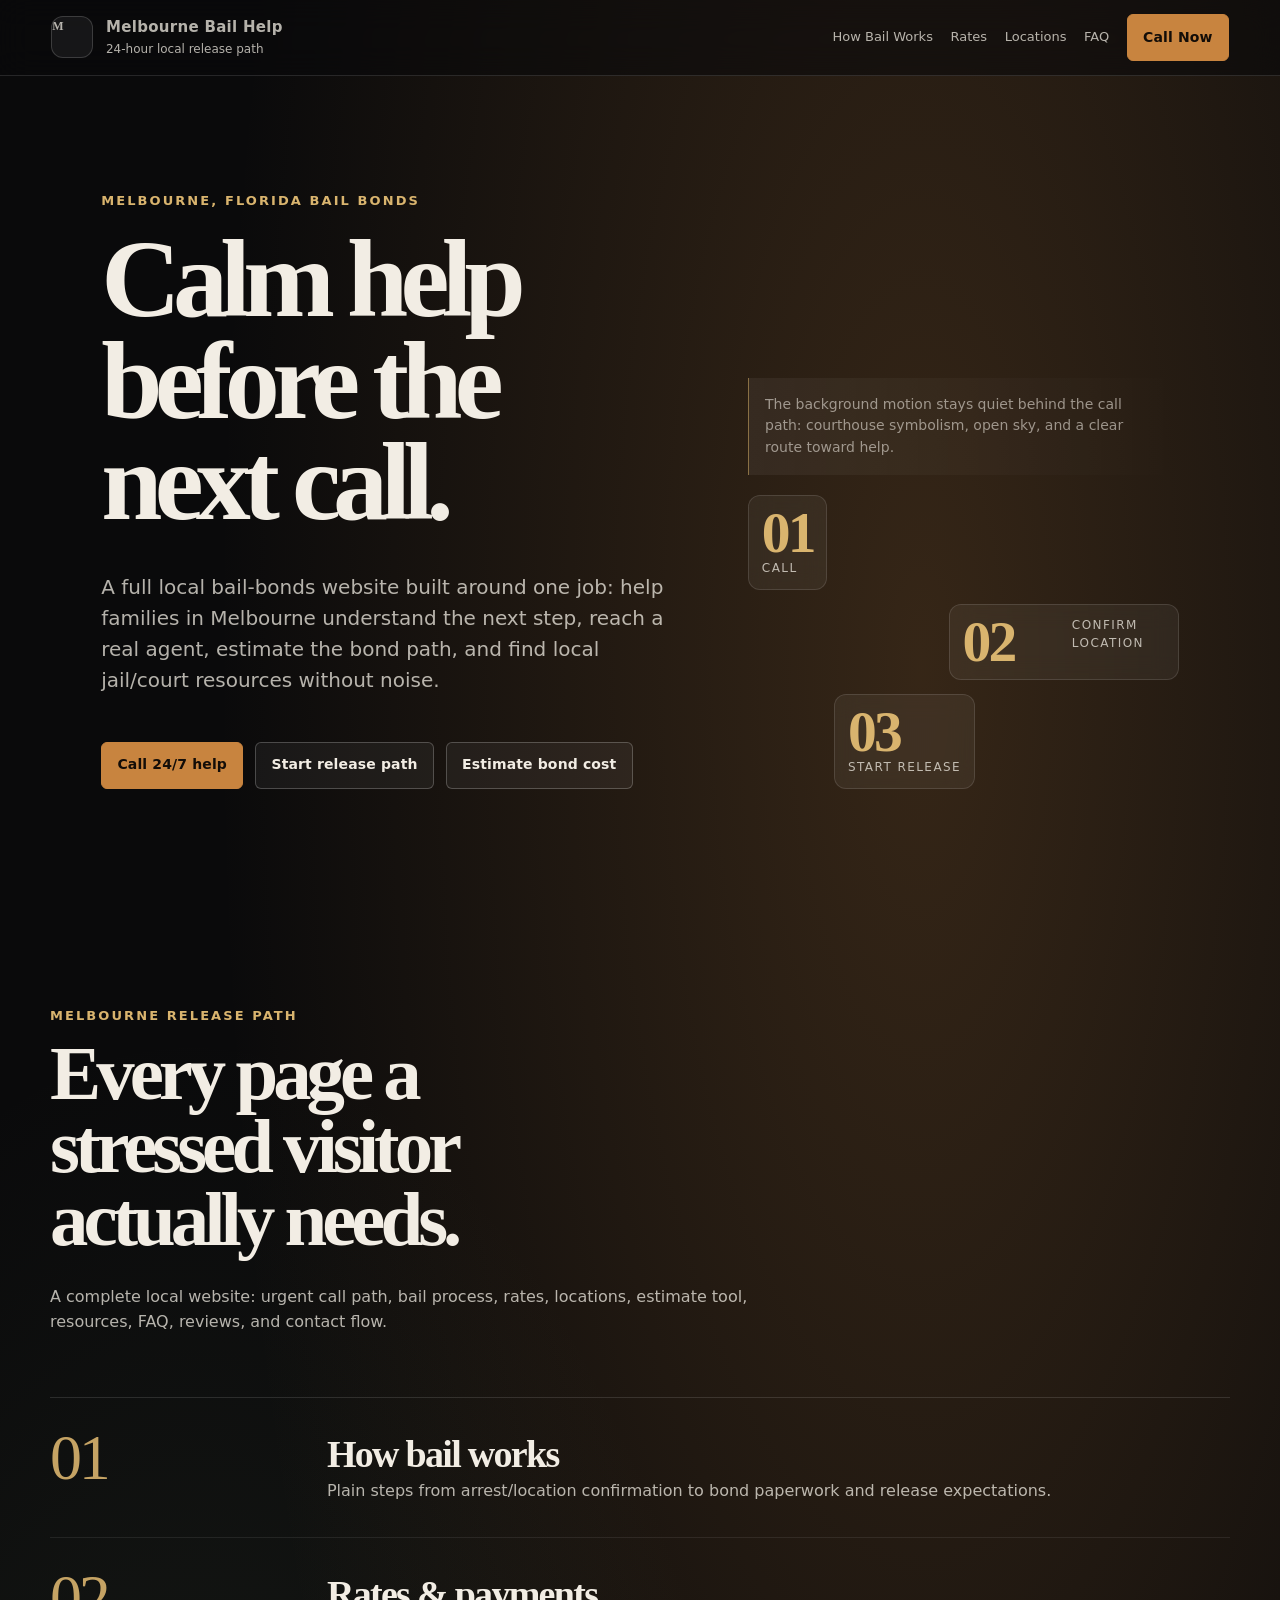
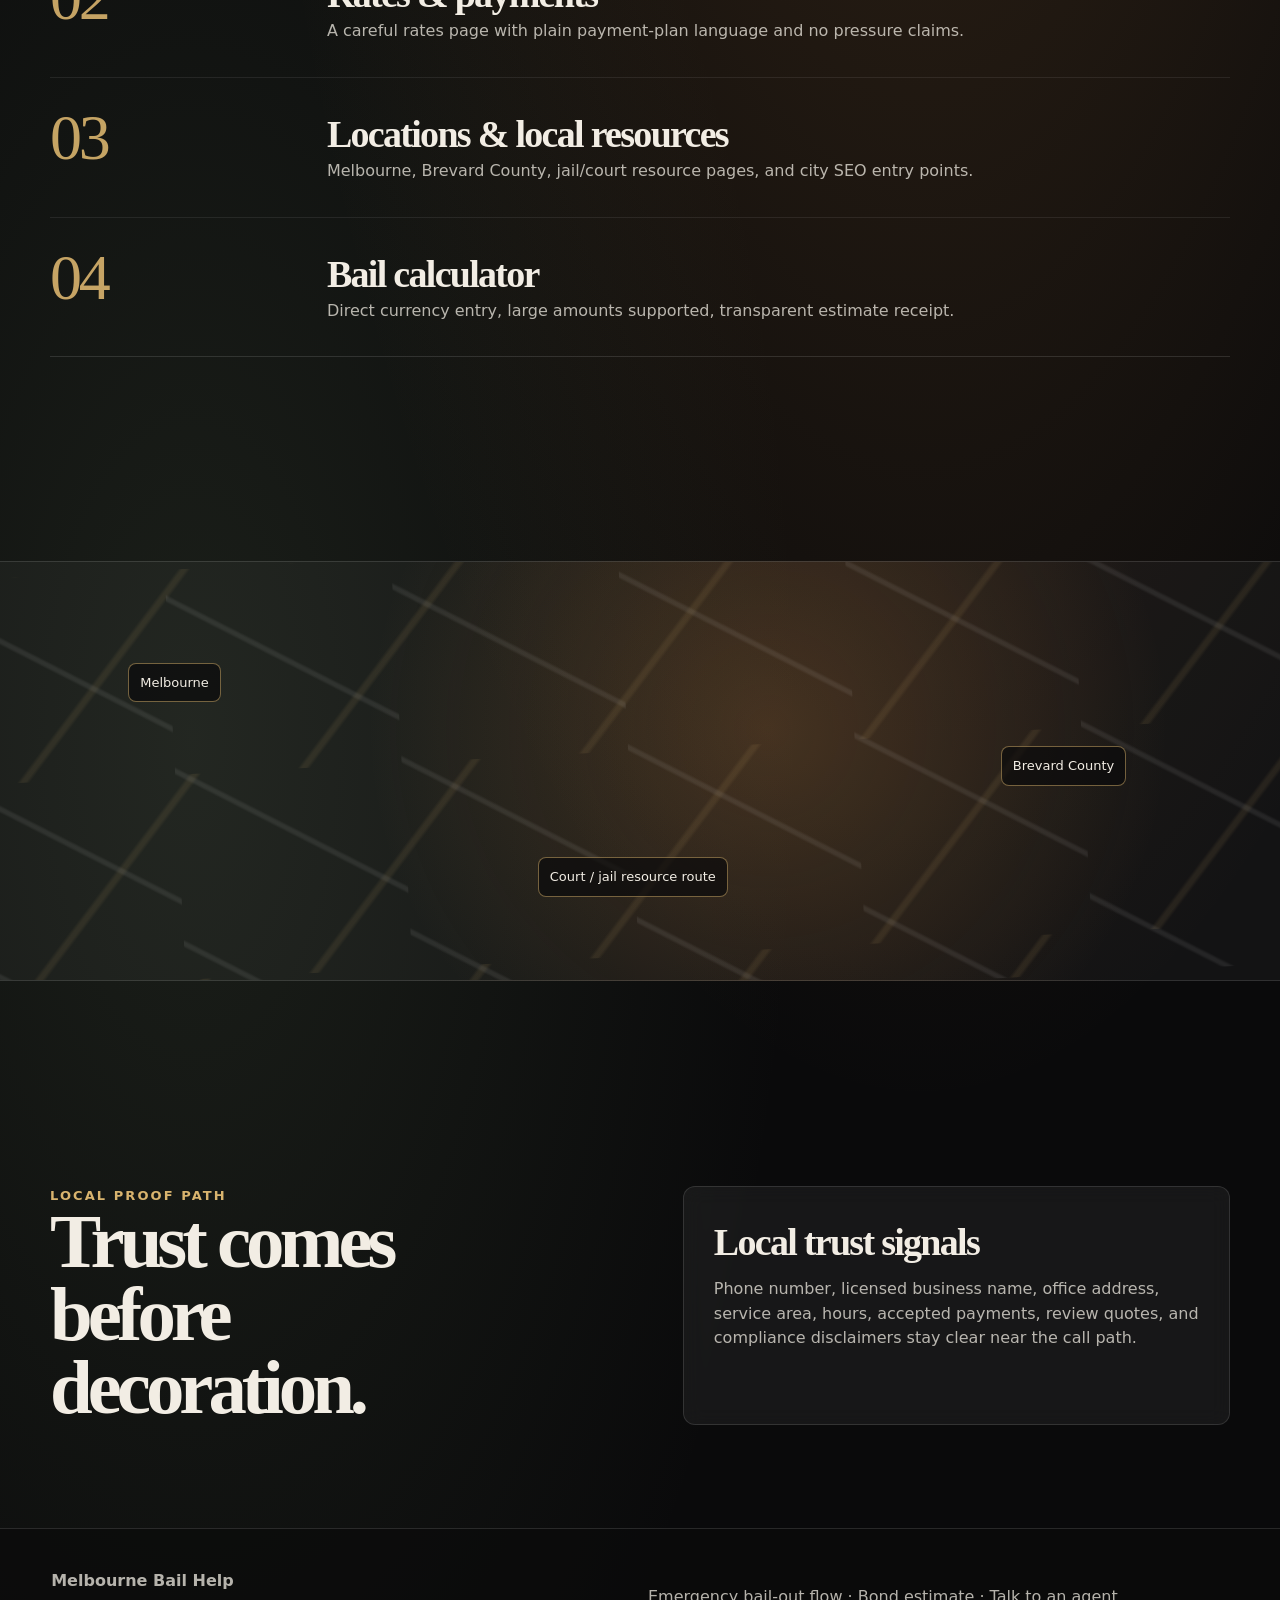
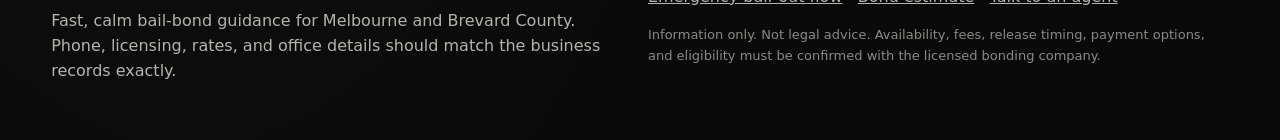
<file: index.html>
<!doctype html><html lang="en"><head><meta charset="utf-8"><meta name="viewport" content="width=device-width,initial-scale=1"><title>Melbourne Bail Bonds Help</title><meta name="description" content="Full Melbourne bail-bonds website with local pages, estimate flow, emergency release path, and ambient cinematic background."><meta name="robots" content="noindex,nofollow"><link rel="stylesheet" href="assets/site.css"></head><body><div class="page-bg" aria-hidden="true"><video autoplay muted loop playsinline preload="metadata" src="assets/gemini-share-video.mp4"></video></div><div class="noise" aria-hidden="true"></div><header class="site-header"><a class="brand" href="index.html"><span class="mark">M</span><span><strong>Melbourne Bail Help</strong><span>24-hour local release path</span></span></a><nav class="nav"><a class="menu-link" href="how-bail-works.html">How Bail Works</a><a class="menu-link" href="rates-payments.html">Rates</a><a class="menu-link" href="locations.html">Locations</a><a class="menu-link" href="faq.html">FAQ</a><a class="btn primary" href="tel:+13215550119">Call Now</a></nav></header><main><section class="hero wrap"><div class="ghost-word">RELEASE</div><div class="hero-grid"><div class="hero-copy"><div class="kicker">Melbourne, Florida bail bonds</div><h1>Calm help before the next call.</h1><p class="lead">A full local bail-bonds website built around one job: help families in Melbourne understand the next step, reach a real agent, estimate the bond path, and find local jail/court resources without noise.</p><div class="action-row"><a class="btn primary" href="tel:+13215550119">Call 24/7 help</a><a class="btn secondary" href="emergency-bail.html">Start release path</a><a class="btn secondary" href="bail-calculator.html">Estimate bond cost</a></div></div><div><div class="ambient-note">The background motion stays quiet behind the call path: courthouse symbolism, open sky, and a clear route toward help.</div><div class="scattered"><div class="stat one"><b>01</b><span>Call</span></div><div class="stat two"><b>02</b><span>Confirm location</span></div><div class="stat three"><b>03</b><span>Start release</span></div></div></div></div></section><section class="section wrap"><div class="section-head"><div class="eyebrow">Melbourne release path</div><h2>Every page a stressed visitor actually needs.</h2><p class="copy">A complete local website: urgent call path, bail process, rates, locations, estimate tool, resources, FAQ, reviews, and contact flow.</p></div><div class="rail"><a href="how-bail-works.html"><span class="num">01</span><div><h3>How bail works</h3><p>Plain steps from arrest/location confirmation to bond paperwork and release expectations.</p></div></a><a href="rates-payments.html"><span class="num">02</span><div><h3>Rates & payments</h3><p>A careful rates page with plain payment-plan language and no pressure claims.</p></div></a><a href="locations.html"><span class="num">03</span><div><h3>Locations & local resources</h3><p>Melbourne, Brevard County, jail/court resource pages, and city SEO entry points.</p></div></a><a href="bail-calculator.html"><span class="num">04</span><div><h3>Bail calculator</h3><p>Direct currency entry, large amounts supported, transparent estimate receipt.</p></div></a></div></section><section class="section"><div class="map-scene"><div class="map-lines"></div><span class="map-label a">Melbourne</span><span class="map-label b">Brevard County</span><span class="map-label c">Court / jail resource route</span></div></section><section class="section wrap"><div class="scene"><div><div class="eyebrow">Local proof path</div><h2>Trust comes before decoration.</h2></div><div class="panel"><h3>Local trust signals</h3><p class="copy">Phone number, licensed business name, office address, service area, hours, accepted payments, review quotes, and compliance disclaimers stay clear near the call path.</p></div></div></section></main><nav class="sticky-call"><a class="btn primary" href="tel:+13215550119">Call Melbourne Bail Help</a></nav><footer class="footer"><div class="footer-grid"><div><strong>Melbourne Bail Help</strong><p>Fast, calm bail-bond guidance for Melbourne and Brevard County. Phone, licensing, rates, and office details should match the business records exactly.</p></div><div><p><a href="emergency-bail.html">Emergency bail-out flow</a> · <a href="bail-calculator.html">Bond estimate</a> · <a href="contact.html">Talk to an agent</a></p><p class="small">Information only. Not legal advice. Availability, fees, release timing, payment options, and eligibility must be confirmed with the licensed bonding company.</p></div></div></footer><script src="assets/site.js"></script></body></html>
</file>
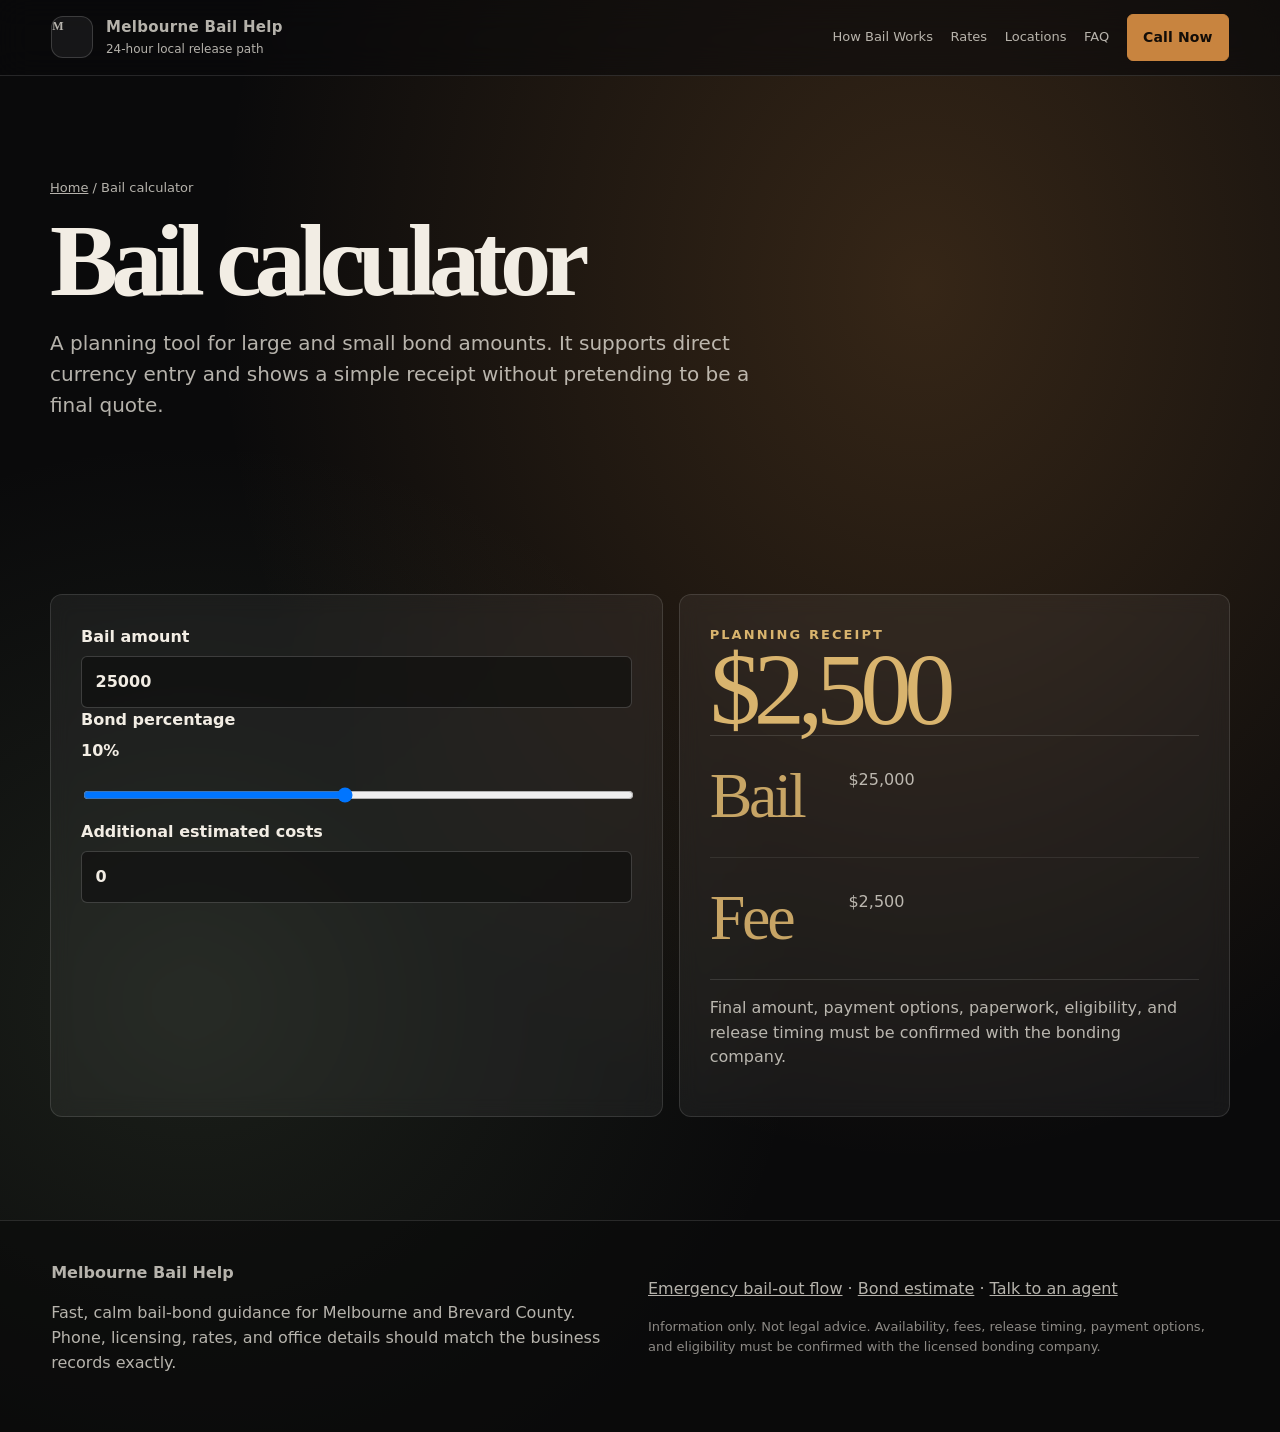
<file: bail-calculator.html>
<!doctype html><html lang="en"><head><meta charset="utf-8"><meta name="viewport" content="width=device-width,initial-scale=1"><title>Bail Calculator | Melbourne Bail Help</title><meta name="description" content="Direct-entry Melbourne bail bond calculator with large amount support."><meta name="robots" content="noindex,nofollow"><link rel="stylesheet" href="assets/site.css"></head><body><div class="page-bg" aria-hidden="true"><video autoplay muted loop playsinline preload="metadata" src="assets/gemini-share-video.mp4"></video></div><div class="noise" aria-hidden="true"></div><header class="site-header"><a class="brand" href="index.html"><span class="mark">M</span><span><strong>Melbourne Bail Help</strong><span>24-hour local release path</span></span></a><nav class="nav"><a class="menu-link" href="how-bail-works.html">How Bail Works</a><a class="menu-link" href="rates-payments.html">Rates</a><a class="menu-link" href="locations.html">Locations</a><a class="menu-link" href="faq.html">FAQ</a><a class="btn primary" href="tel:+13215550119">Call Now</a></nav></header><main><section class="page-title wrap"><div class="breadcrumbs"><a href="index.html">Home</a> / Bail calculator</div><h1>Bail calculator</h1><p class="lead">A planning tool for large and small bond amounts. It supports direct currency entry and shows a simple receipt without pretending to be a final quote.</p></section><section class="section wrap"><div class="calculator"><form class="panel" data-request-form><label class="field">Bail amount<input id="bailAmount" type="number" min="0" step="100" value="25000"></label><label class="field">Bond percentage <span id="percentLabel">10%</span><input id="bondPercent" type="range" min="1" max="20" value="10"></label><label class="field">Additional estimated costs<input id="fees" type="number" min="0" step="25" value="0"></label></form><aside class="panel"><div class="eyebrow">Planning receipt</div><div class="estimate" data-total-output>$2,500</div><div class="rail"><div class="rail-item"><span class="num">Bail</span><p data-bail-output>$25,000</p></div><div class="rail-item"><span class="num">Fee</span><p data-premium-output>$2,500</p></div></div><p class="copy">Final amount, payment options, paperwork, eligibility, and release timing must be confirmed with the bonding company.</p></aside></div></section></main><nav class="sticky-call"><a class="btn primary" href="tel:+13215550119">Call Melbourne Bail Help</a></nav><footer class="footer"><div class="footer-grid"><div><strong>Melbourne Bail Help</strong><p>Fast, calm bail-bond guidance for Melbourne and Brevard County. Phone, licensing, rates, and office details should match the business records exactly.</p></div><div><p><a href="emergency-bail.html">Emergency bail-out flow</a> · <a href="bail-calculator.html">Bond estimate</a> · <a href="contact.html">Talk to an agent</a></p><p class="small">Information only. Not legal advice. Availability, fees, release timing, payment options, and eligibility must be confirmed with the licensed bonding company.</p></div></div></footer><script src="assets/site.js"></script></body></html>
</file>
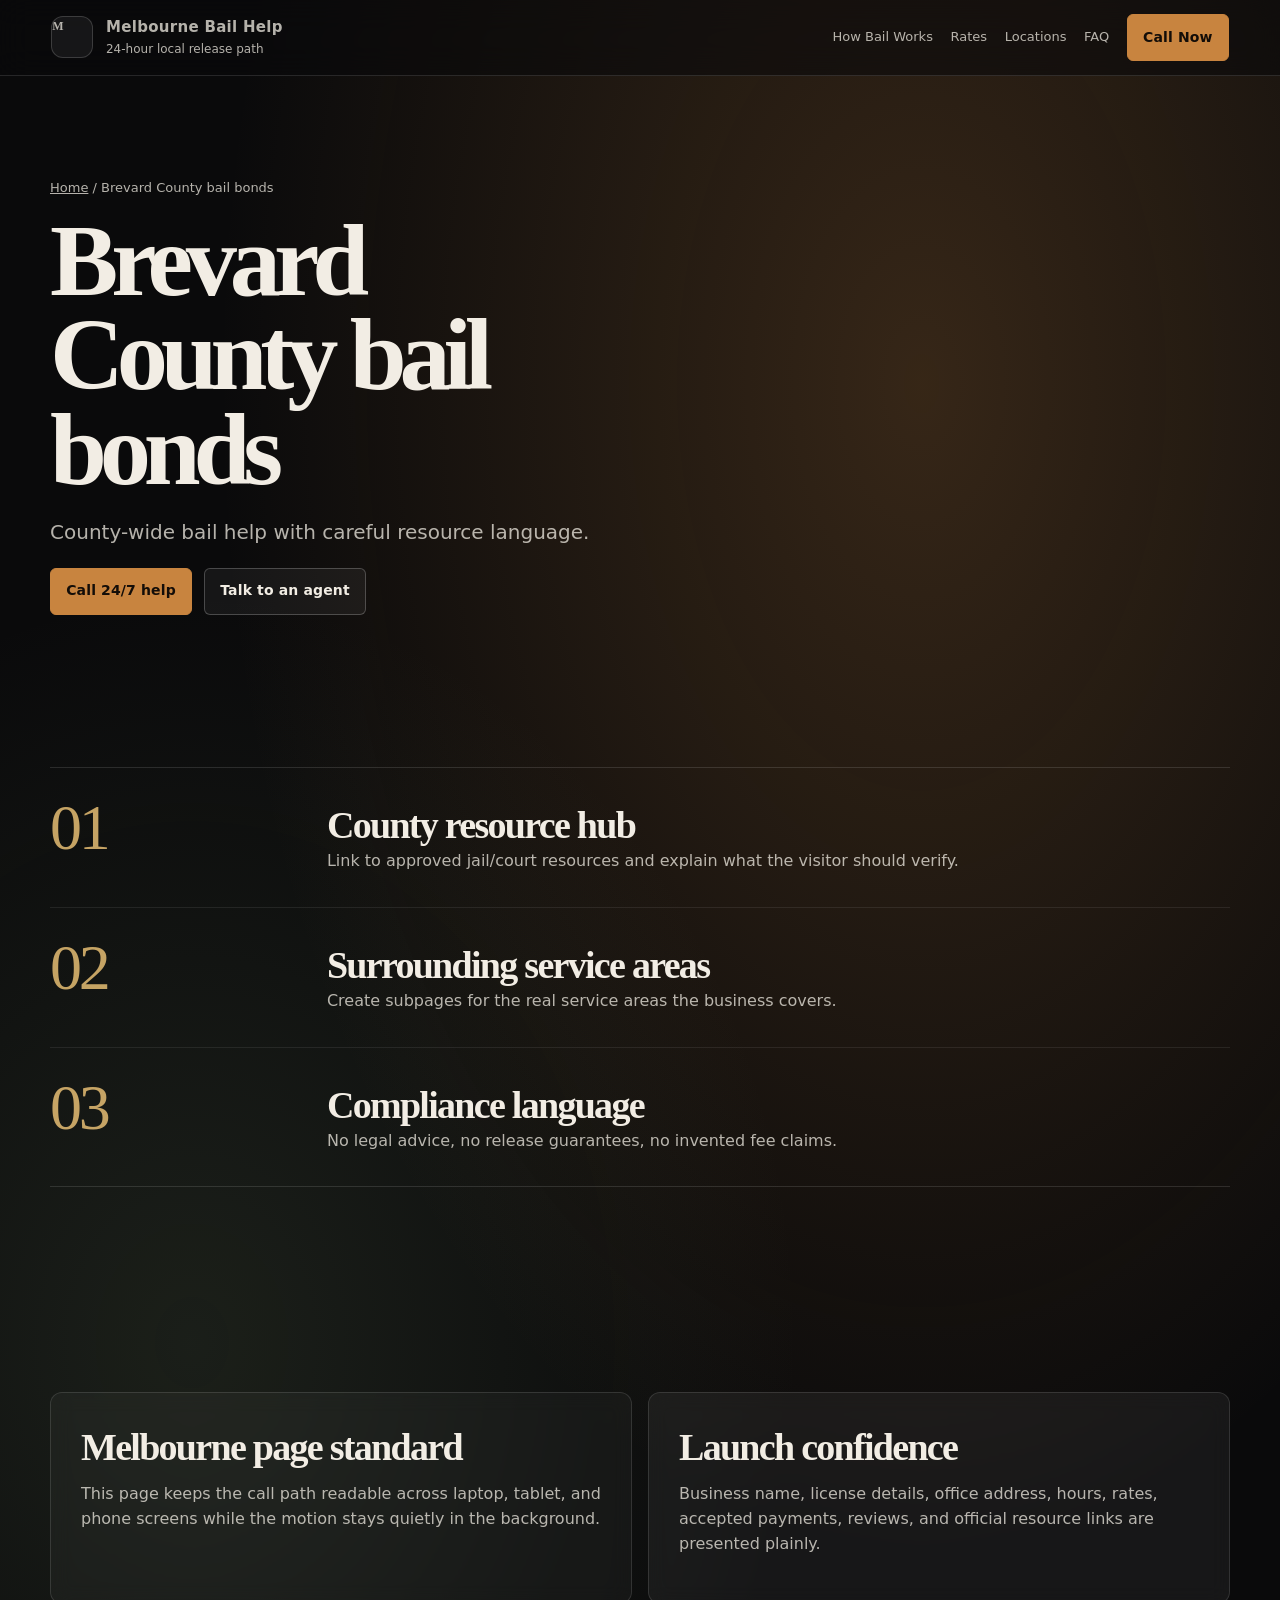
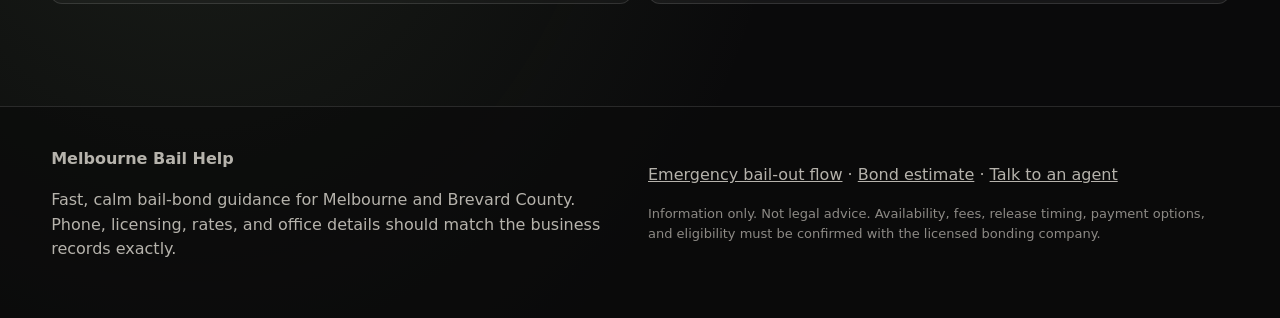
<file: brevard-county-bail-bonds.html>
<!doctype html><html lang="en"><head><meta charset="utf-8"><meta name="viewport" content="width=device-width,initial-scale=1"><title>Brevard County Bail Bonds | Melbourne Bail Help</title><meta name="description" content="County SEO page for Brevard County bail bonds."><meta name="robots" content="noindex,nofollow"><link rel="stylesheet" href="assets/site.css"></head><body><div class="page-bg" aria-hidden="true"><video autoplay muted loop playsinline preload="metadata" src="assets/gemini-share-video.mp4"></video></div><div class="noise" aria-hidden="true"></div><header class="site-header"><a class="brand" href="index.html"><span class="mark">M</span><span><strong>Melbourne Bail Help</strong><span>24-hour local release path</span></span></a><nav class="nav"><a class="menu-link" href="how-bail-works.html">How Bail Works</a><a class="menu-link" href="rates-payments.html">Rates</a><a class="menu-link" href="locations.html">Locations</a><a class="menu-link" href="faq.html">FAQ</a><a class="btn primary" href="tel:+13215550119">Call Now</a></nav></header><main><section class="page-title wrap"><div class="breadcrumbs"><a href="index.html">Home</a> / Brevard County bail bonds</div><h1>Brevard County bail bonds</h1><p class="lead">County-wide bail help with careful resource language.</p><div class="action-row"><a class="btn primary" href="tel:+13215550119">Call 24/7 help</a><a class="btn secondary" href="contact.html">Talk to an agent</a></div></section><section class="section wrap"><div class="rail"><div class="rail-item"><span class="num">01</span><div><h3>County resource hub</h3><p>Link to approved jail/court resources and explain what the visitor should verify.</p></div></div><div class="rail-item"><span class="num">02</span><div><h3>Surrounding service areas</h3><p>Create subpages for the real service areas the business covers.</p></div></div><div class="rail-item"><span class="num">03</span><div><h3>Compliance language</h3><p>No legal advice, no release guarantees, no invented fee claims.</p></div></div></div></section><section class="section wrap"><div class="two"><div class="panel soft"><h3>Melbourne page standard</h3><p class="copy">This page keeps the call path readable across laptop, tablet, and phone screens while the motion stays quietly in the background.</p></div><div class="panel"><h3>Launch confidence</h3><p class="copy">Business name, license details, office address, hours, rates, accepted payments, reviews, and official resource links are presented plainly.</p></div></div></section></main><nav class="sticky-call"><a class="btn primary" href="tel:+13215550119">Call Melbourne Bail Help</a></nav><footer class="footer"><div class="footer-grid"><div><strong>Melbourne Bail Help</strong><p>Fast, calm bail-bond guidance for Melbourne and Brevard County. Phone, licensing, rates, and office details should match the business records exactly.</p></div><div><p><a href="emergency-bail.html">Emergency bail-out flow</a> · <a href="bail-calculator.html">Bond estimate</a> · <a href="contact.html">Talk to an agent</a></p><p class="small">Information only. Not legal advice. Availability, fees, release timing, payment options, and eligibility must be confirmed with the licensed bonding company.</p></div></div></footer><script src="assets/site.js"></script></body></html>
</file>
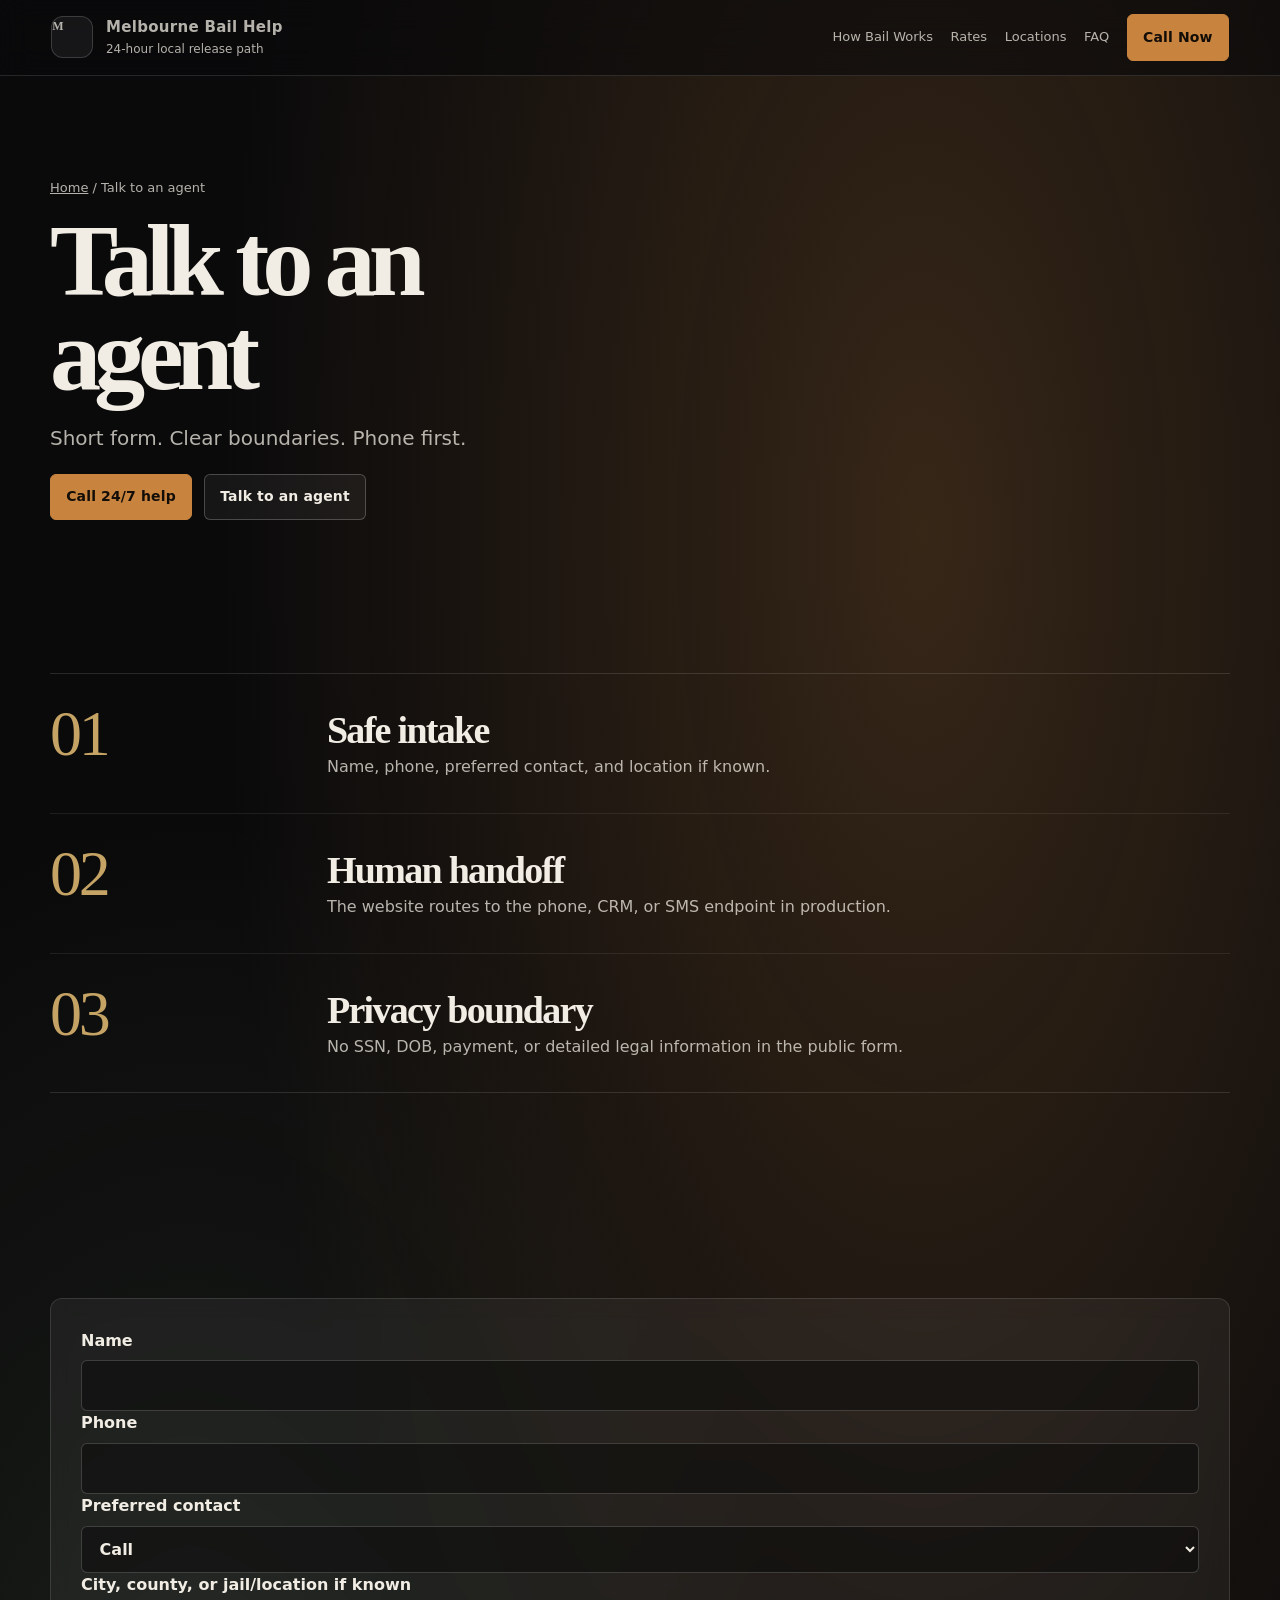
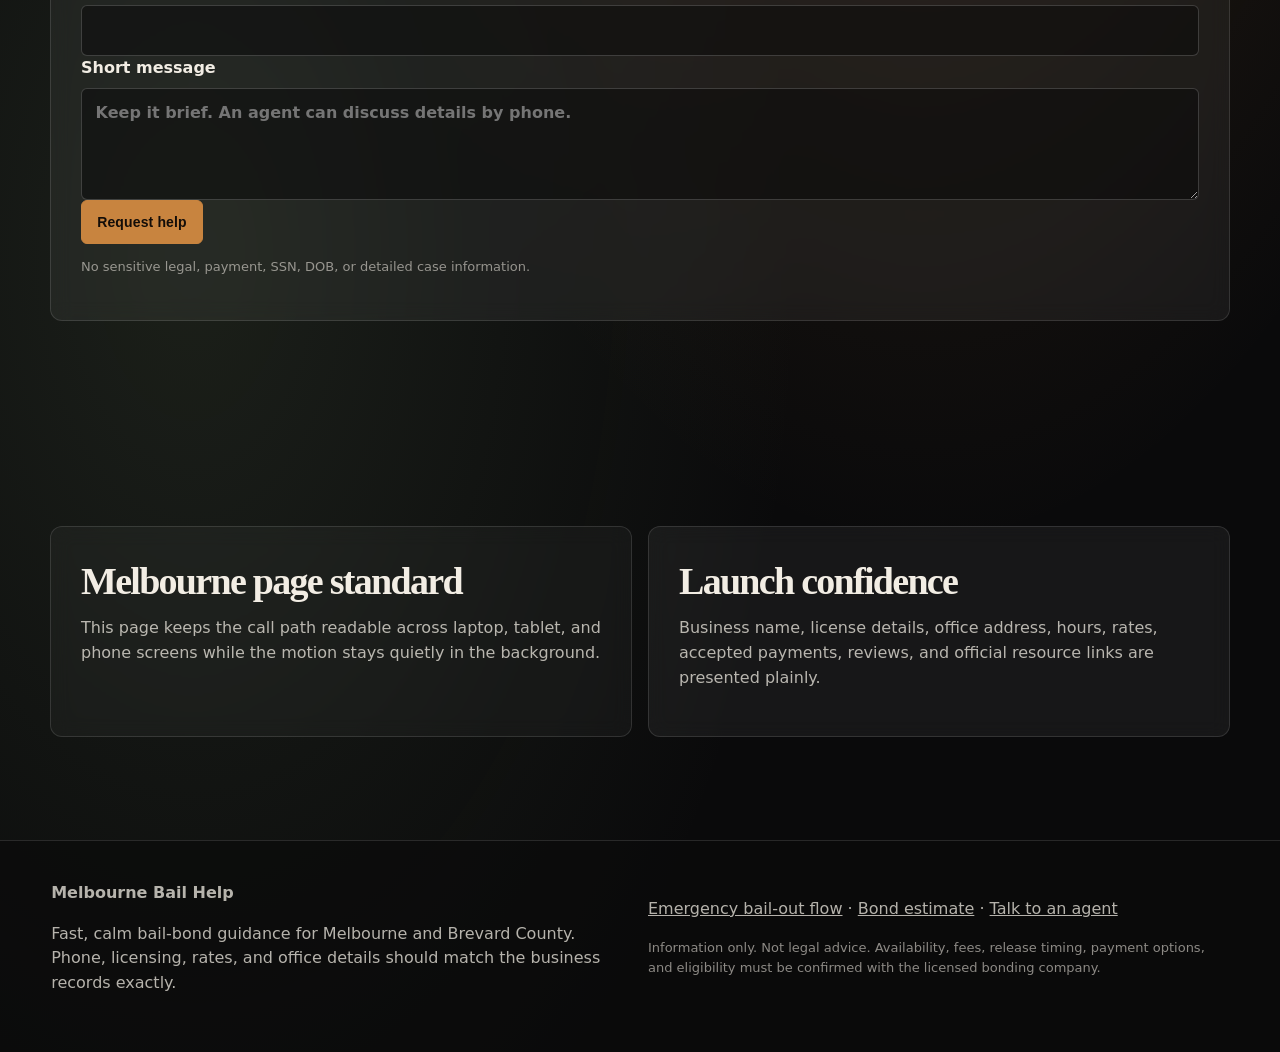
<file: contact.html>
<!doctype html><html lang="en"><head><meta charset="utf-8"><meta name="viewport" content="width=device-width,initial-scale=1"><title>Talk to an Agent | Melbourne Bail Help</title><meta name="description" content="Contact and request-help page for Melbourne bail-bond website."><meta name="robots" content="noindex,nofollow"><link rel="stylesheet" href="assets/site.css"></head><body><div class="page-bg" aria-hidden="true"><video autoplay muted loop playsinline preload="metadata" src="assets/gemini-share-video.mp4"></video></div><div class="noise" aria-hidden="true"></div><header class="site-header"><a class="brand" href="index.html"><span class="mark">M</span><span><strong>Melbourne Bail Help</strong><span>24-hour local release path</span></span></a><nav class="nav"><a class="menu-link" href="how-bail-works.html">How Bail Works</a><a class="menu-link" href="rates-payments.html">Rates</a><a class="menu-link" href="locations.html">Locations</a><a class="menu-link" href="faq.html">FAQ</a><a class="btn primary" href="tel:+13215550119">Call Now</a></nav></header><main><section class="page-title wrap"><div class="breadcrumbs"><a href="index.html">Home</a> / Talk to an agent</div><h1>Talk to an agent</h1><p class="lead">Short form. Clear boundaries. Phone first.</p><div class="action-row"><a class="btn primary" href="tel:+13215550119">Call 24/7 help</a><a class="btn secondary" href="contact.html">Talk to an agent</a></div></section><section class="section wrap"><div class="rail"><div class="rail-item"><span class="num">01</span><div><h3>Safe intake</h3><p>Name, phone, preferred contact, and location if known.</p></div></div><div class="rail-item"><span class="num">02</span><div><h3>Human handoff</h3><p>The website routes to the phone, CRM, or SMS endpoint in production.</p></div></div><div class="rail-item"><span class="num">03</span><div><h3>Privacy boundary</h3><p>No SSN, DOB, payment, or detailed legal information in the public form.</p></div></div></div></section><section class="section wrap"><form class="panel" data-request-form><label class="field">Name<input required autocomplete="name"></label><label class="field">Phone<input required inputmode="tel" autocomplete="tel"></label><label class="field">Preferred contact<select><option>Call</option><option>Text</option><option>Either</option></select></label><label class="field">City, county, or jail/location if known<input></label><label class="field">Short message<textarea placeholder="Keep it brief. An agent can discuss details by phone."></textarea></label><button class="btn primary" type="submit">Request help</button><p class="small" data-form-message>No sensitive legal, payment, SSN, DOB, or detailed case information.</p></form></section><section class="section wrap"><div class="two"><div class="panel soft"><h3>Melbourne page standard</h3><p class="copy">This page keeps the call path readable across laptop, tablet, and phone screens while the motion stays quietly in the background.</p></div><div class="panel"><h3>Launch confidence</h3><p class="copy">Business name, license details, office address, hours, rates, accepted payments, reviews, and official resource links are presented plainly.</p></div></div></section></main><nav class="sticky-call"><a class="btn primary" href="tel:+13215550119">Call Melbourne Bail Help</a></nav><footer class="footer"><div class="footer-grid"><div><strong>Melbourne Bail Help</strong><p>Fast, calm bail-bond guidance for Melbourne and Brevard County. Phone, licensing, rates, and office details should match the business records exactly.</p></div><div><p><a href="emergency-bail.html">Emergency bail-out flow</a> · <a href="bail-calculator.html">Bond estimate</a> · <a href="contact.html">Talk to an agent</a></p><p class="small">Information only. Not legal advice. Availability, fees, release timing, payment options, and eligibility must be confirmed with the licensed bonding company.</p></div></div></footer><script src="assets/site.js"></script></body></html>
</file>
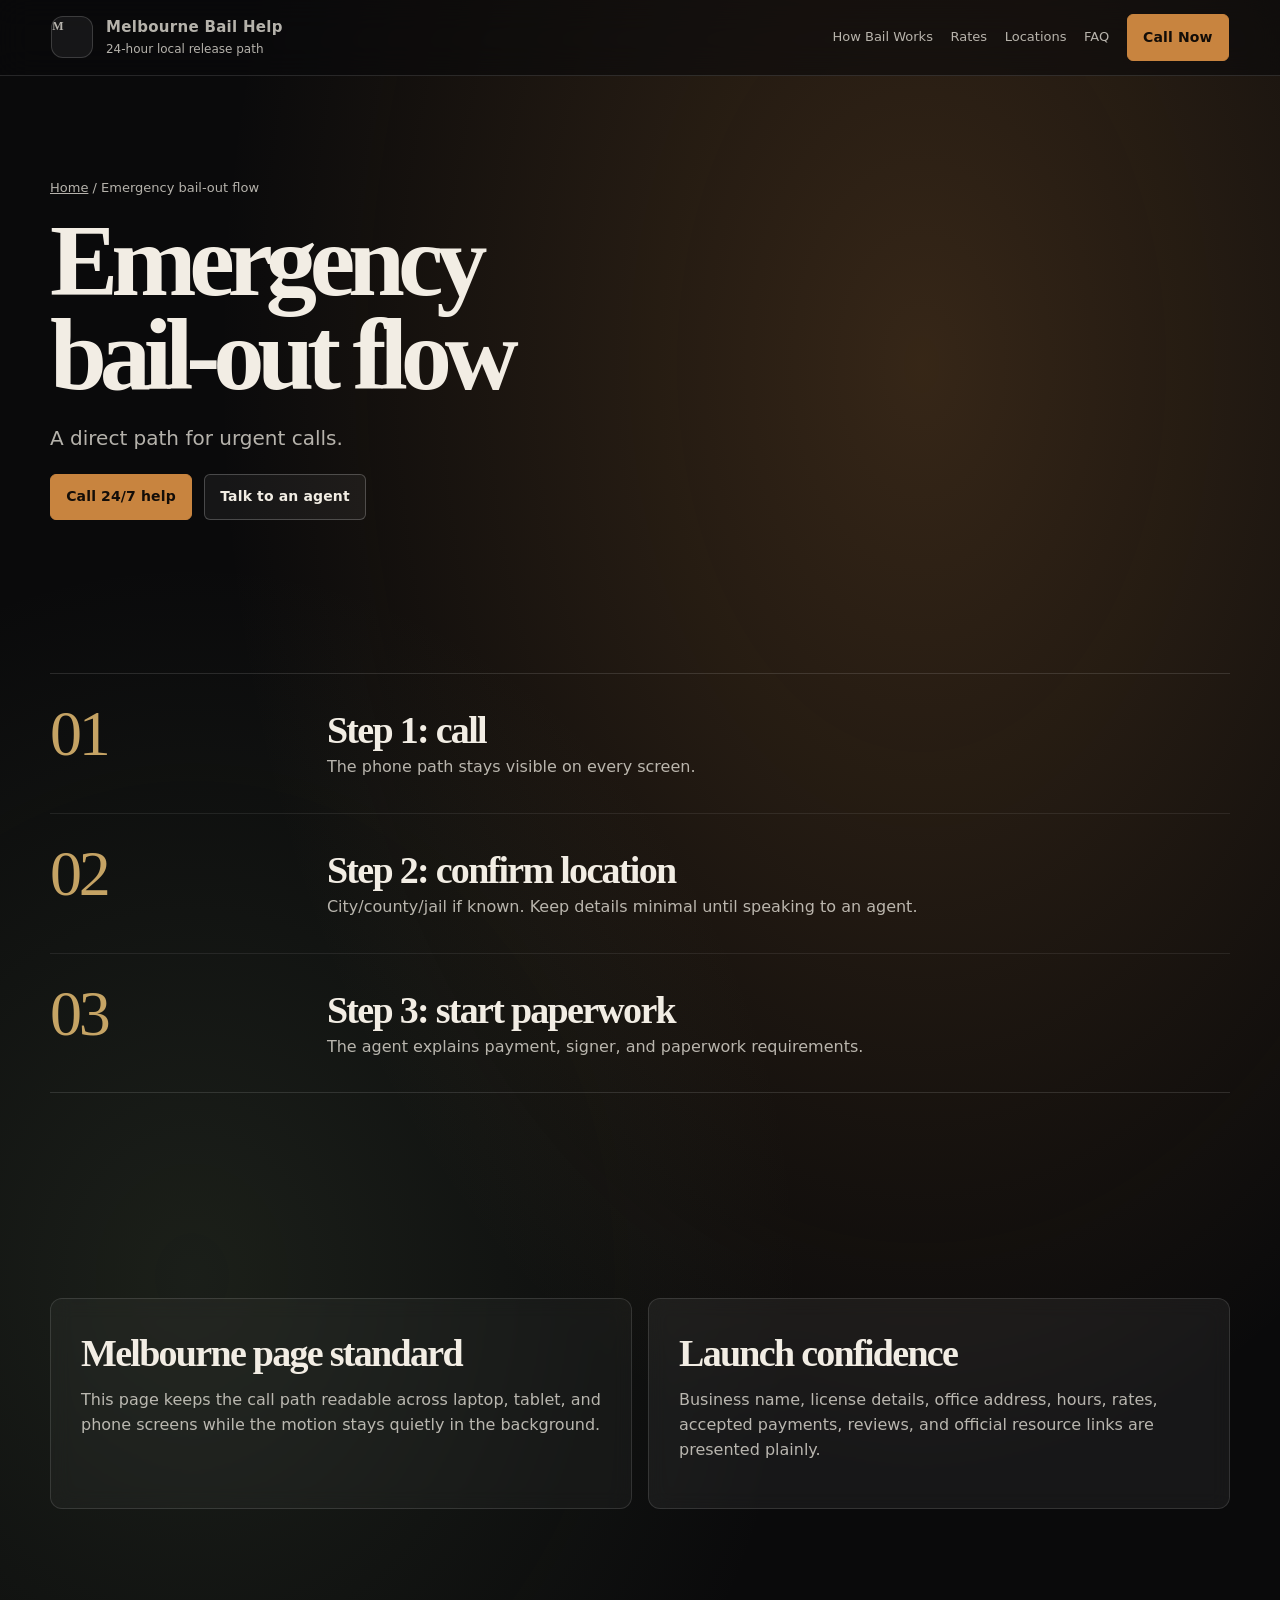
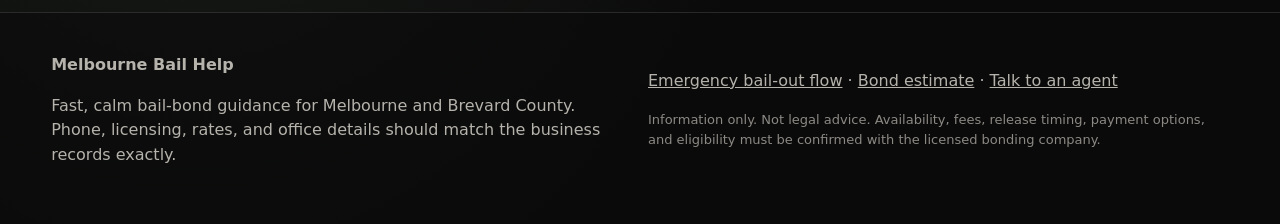
<file: emergency-bail.html>
<!doctype html><html lang="en"><head><meta charset="utf-8"><meta name="viewport" content="width=device-width,initial-scale=1"><title>Emergency Bail Help | Melbourne Bail Help</title><meta name="description" content="Emergency bail-out flow for Melbourne bail-bond website."><meta name="robots" content="noindex,nofollow"><link rel="stylesheet" href="assets/site.css"></head><body><div class="page-bg" aria-hidden="true"><video autoplay muted loop playsinline preload="metadata" src="assets/gemini-share-video.mp4"></video></div><div class="noise" aria-hidden="true"></div><header class="site-header"><a class="brand" href="index.html"><span class="mark">M</span><span><strong>Melbourne Bail Help</strong><span>24-hour local release path</span></span></a><nav class="nav"><a class="menu-link" href="how-bail-works.html">How Bail Works</a><a class="menu-link" href="rates-payments.html">Rates</a><a class="menu-link" href="locations.html">Locations</a><a class="menu-link" href="faq.html">FAQ</a><a class="btn primary" href="tel:+13215550119">Call Now</a></nav></header><main><section class="page-title wrap"><div class="breadcrumbs"><a href="index.html">Home</a> / Emergency bail-out flow</div><h1>Emergency bail-out flow</h1><p class="lead">A direct path for urgent calls.</p><div class="action-row"><a class="btn primary" href="tel:+13215550119">Call 24/7 help</a><a class="btn secondary" href="contact.html">Talk to an agent</a></div></section><section class="section wrap"><div class="rail"><div class="rail-item"><span class="num">01</span><div><h3>Step 1: call</h3><p>The phone path stays visible on every screen.</p></div></div><div class="rail-item"><span class="num">02</span><div><h3>Step 2: confirm location</h3><p>City/county/jail if known. Keep details minimal until speaking to an agent.</p></div></div><div class="rail-item"><span class="num">03</span><div><h3>Step 3: start paperwork</h3><p>The agent explains payment, signer, and paperwork requirements.</p></div></div></div></section><section class="section wrap"><div class="two"><div class="panel soft"><h3>Melbourne page standard</h3><p class="copy">This page keeps the call path readable across laptop, tablet, and phone screens while the motion stays quietly in the background.</p></div><div class="panel"><h3>Launch confidence</h3><p class="copy">Business name, license details, office address, hours, rates, accepted payments, reviews, and official resource links are presented plainly.</p></div></div></section></main><nav class="sticky-call"><a class="btn primary" href="tel:+13215550119">Call Melbourne Bail Help</a></nav><footer class="footer"><div class="footer-grid"><div><strong>Melbourne Bail Help</strong><p>Fast, calm bail-bond guidance for Melbourne and Brevard County. Phone, licensing, rates, and office details should match the business records exactly.</p></div><div><p><a href="emergency-bail.html">Emergency bail-out flow</a> · <a href="bail-calculator.html">Bond estimate</a> · <a href="contact.html">Talk to an agent</a></p><p class="small">Information only. Not legal advice. Availability, fees, release timing, payment options, and eligibility must be confirmed with the licensed bonding company.</p></div></div></footer><script src="assets/site.js"></script></body></html>
</file>
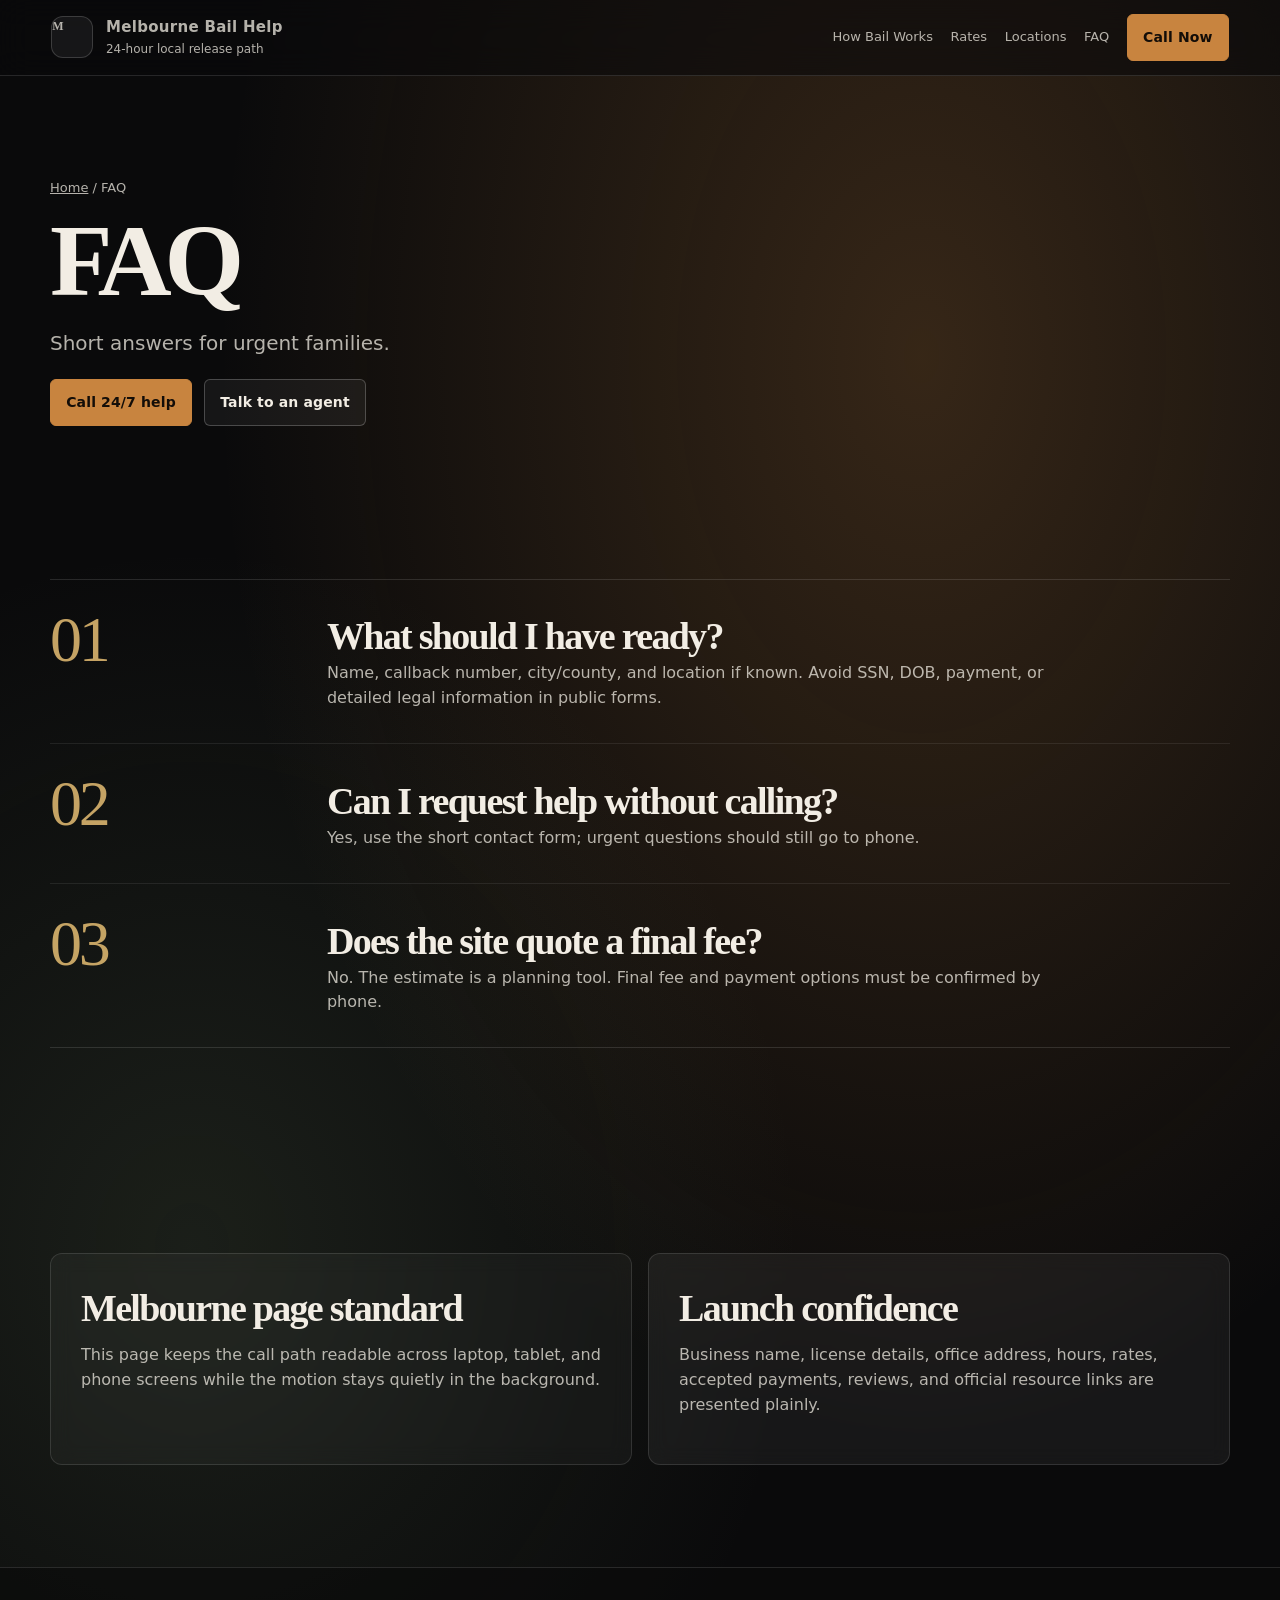
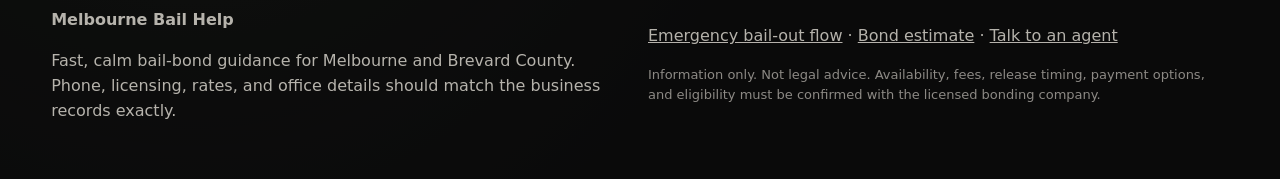
<file: faq.html>
<!doctype html><html lang="en"><head><meta charset="utf-8"><meta name="viewport" content="width=device-width,initial-scale=1"><title>Melbourne Bail Bonds FAQ | Melbourne Bail Help</title><meta name="description" content="FAQ page for Melbourne bail-bonds questions."><meta name="robots" content="noindex,nofollow"><link rel="stylesheet" href="assets/site.css"></head><body><div class="page-bg" aria-hidden="true"><video autoplay muted loop playsinline preload="metadata" src="assets/gemini-share-video.mp4"></video></div><div class="noise" aria-hidden="true"></div><header class="site-header"><a class="brand" href="index.html"><span class="mark">M</span><span><strong>Melbourne Bail Help</strong><span>24-hour local release path</span></span></a><nav class="nav"><a class="menu-link" href="how-bail-works.html">How Bail Works</a><a class="menu-link" href="rates-payments.html">Rates</a><a class="menu-link" href="locations.html">Locations</a><a class="menu-link" href="faq.html">FAQ</a><a class="btn primary" href="tel:+13215550119">Call Now</a></nav></header><main><section class="page-title wrap"><div class="breadcrumbs"><a href="index.html">Home</a> / FAQ</div><h1>FAQ</h1><p class="lead">Short answers for urgent families.</p><div class="action-row"><a class="btn primary" href="tel:+13215550119">Call 24/7 help</a><a class="btn secondary" href="contact.html">Talk to an agent</a></div></section><section class="section wrap"><div class="rail"><div class="rail-item"><span class="num">01</span><div><h3>What should I have ready?</h3><p>Name, callback number, city/county, and location if known. Avoid SSN, DOB, payment, or detailed legal information in public forms.</p></div></div><div class="rail-item"><span class="num">02</span><div><h3>Can I request help without calling?</h3><p>Yes, use the short contact form; urgent questions should still go to phone.</p></div></div><div class="rail-item"><span class="num">03</span><div><h3>Does the site quote a final fee?</h3><p>No. The estimate is a planning tool. Final fee and payment options must be confirmed by phone.</p></div></div></div></section><section class="section wrap"><div class="two"><div class="panel soft"><h3>Melbourne page standard</h3><p class="copy">This page keeps the call path readable across laptop, tablet, and phone screens while the motion stays quietly in the background.</p></div><div class="panel"><h3>Launch confidence</h3><p class="copy">Business name, license details, office address, hours, rates, accepted payments, reviews, and official resource links are presented plainly.</p></div></div></section></main><nav class="sticky-call"><a class="btn primary" href="tel:+13215550119">Call Melbourne Bail Help</a></nav><footer class="footer"><div class="footer-grid"><div><strong>Melbourne Bail Help</strong><p>Fast, calm bail-bond guidance for Melbourne and Brevard County. Phone, licensing, rates, and office details should match the business records exactly.</p></div><div><p><a href="emergency-bail.html">Emergency bail-out flow</a> · <a href="bail-calculator.html">Bond estimate</a> · <a href="contact.html">Talk to an agent</a></p><p class="small">Information only. Not legal advice. Availability, fees, release timing, payment options, and eligibility must be confirmed with the licensed bonding company.</p></div></div></footer><script src="assets/site.js"></script></body></html>
</file>
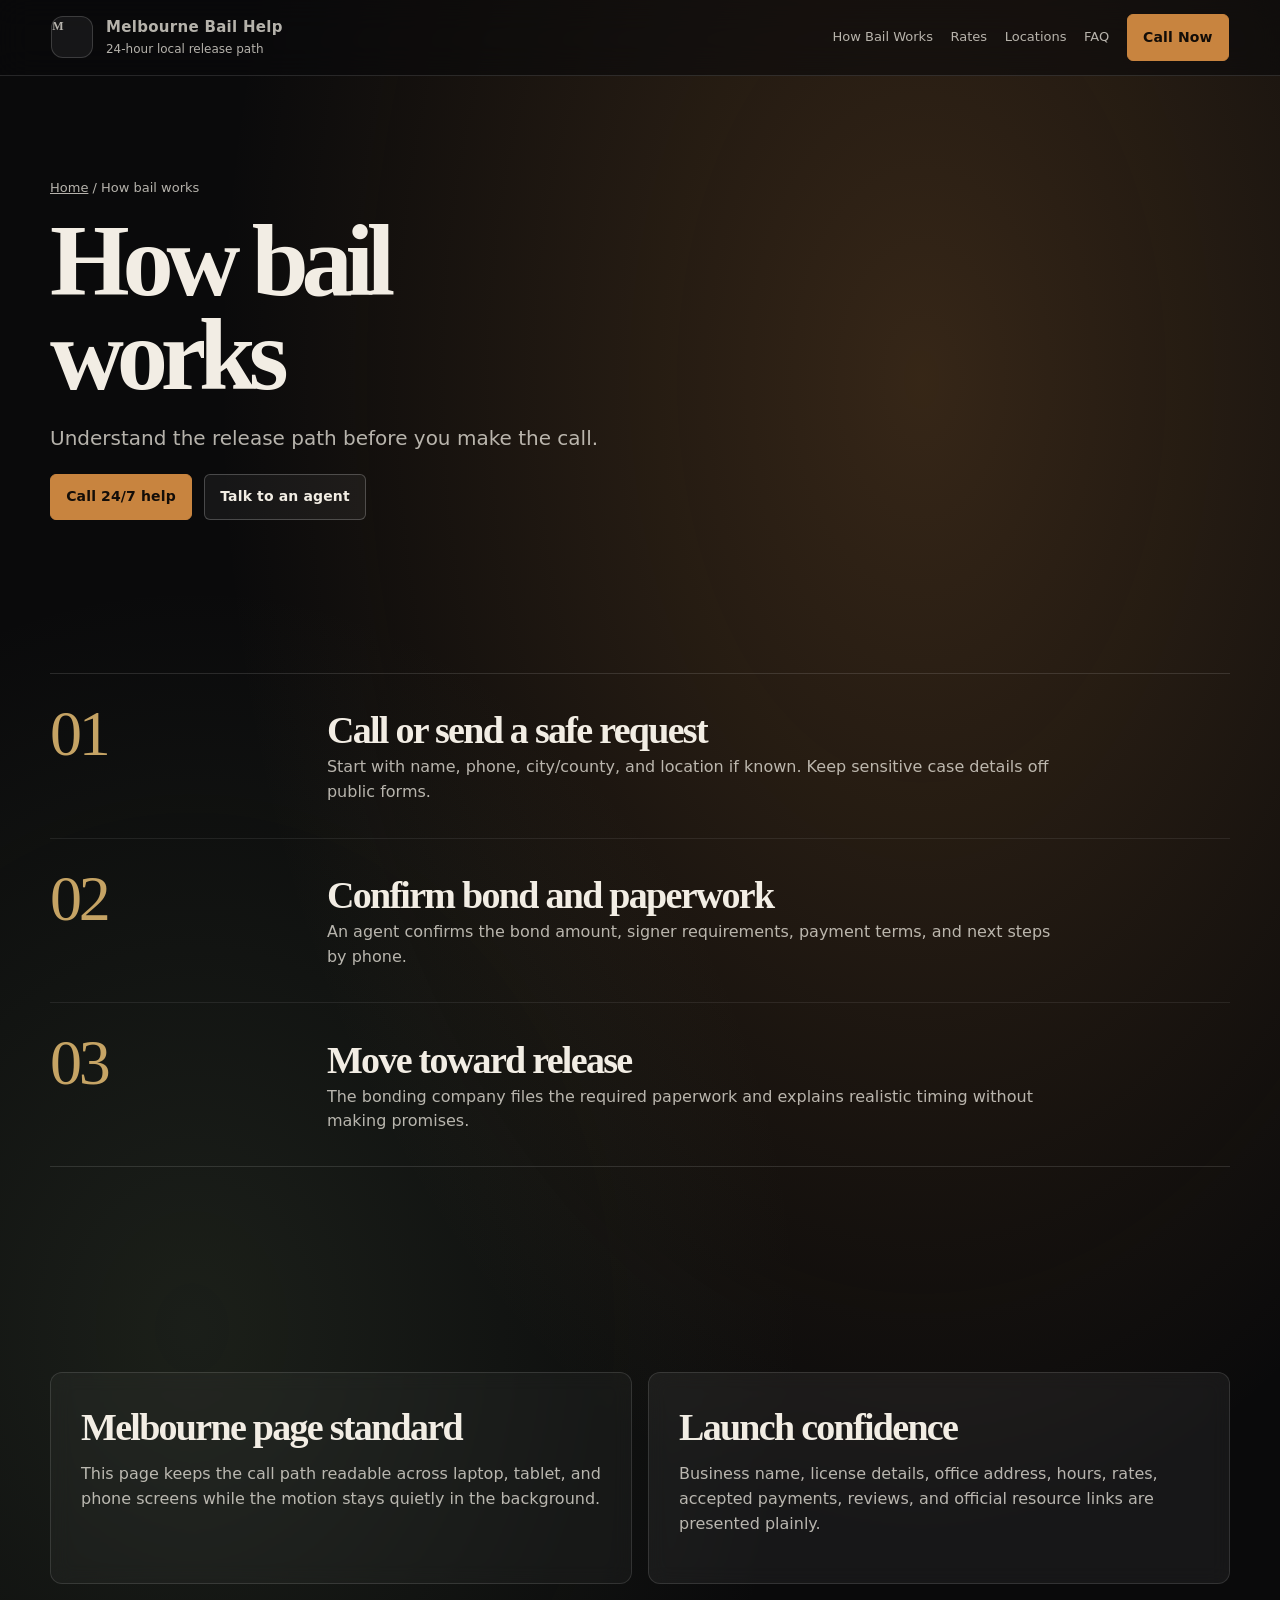
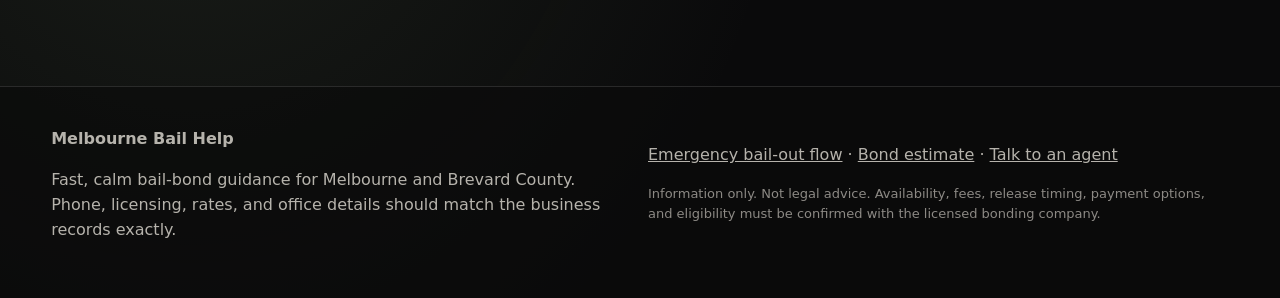
<file: how-bail-works.html>
<!doctype html><html lang="en"><head><meta charset="utf-8"><meta name="viewport" content="width=device-width,initial-scale=1"><title>How Bail Works in Melbourne | Melbourne Bail Help</title><meta name="description" content="Simple explanation of the Melbourne bail bond process."><meta name="robots" content="noindex,nofollow"><link rel="stylesheet" href="assets/site.css"></head><body><div class="page-bg" aria-hidden="true"><video autoplay muted loop playsinline preload="metadata" src="assets/gemini-share-video.mp4"></video></div><div class="noise" aria-hidden="true"></div><header class="site-header"><a class="brand" href="index.html"><span class="mark">M</span><span><strong>Melbourne Bail Help</strong><span>24-hour local release path</span></span></a><nav class="nav"><a class="menu-link" href="how-bail-works.html">How Bail Works</a><a class="menu-link" href="rates-payments.html">Rates</a><a class="menu-link" href="locations.html">Locations</a><a class="menu-link" href="faq.html">FAQ</a><a class="btn primary" href="tel:+13215550119">Call Now</a></nav></header><main><section class="page-title wrap"><div class="breadcrumbs"><a href="index.html">Home</a> / How bail works</div><h1>How bail works</h1><p class="lead">Understand the release path before you make the call.</p><div class="action-row"><a class="btn primary" href="tel:+13215550119">Call 24/7 help</a><a class="btn secondary" href="contact.html">Talk to an agent</a></div></section><section class="section wrap"><div class="rail"><div class="rail-item"><span class="num">01</span><div><h3>Call or send a safe request</h3><p>Start with name, phone, city/county, and location if known. Keep sensitive case details off public forms.</p></div></div><div class="rail-item"><span class="num">02</span><div><h3>Confirm bond and paperwork</h3><p>An agent confirms the bond amount, signer requirements, payment terms, and next steps by phone.</p></div></div><div class="rail-item"><span class="num">03</span><div><h3>Move toward release</h3><p>The bonding company files the required paperwork and explains realistic timing without making promises.</p></div></div></div></section><section class="section wrap"><div class="two"><div class="panel soft"><h3>Melbourne page standard</h3><p class="copy">This page keeps the call path readable across laptop, tablet, and phone screens while the motion stays quietly in the background.</p></div><div class="panel"><h3>Launch confidence</h3><p class="copy">Business name, license details, office address, hours, rates, accepted payments, reviews, and official resource links are presented plainly.</p></div></div></section></main><nav class="sticky-call"><a class="btn primary" href="tel:+13215550119">Call Melbourne Bail Help</a></nav><footer class="footer"><div class="footer-grid"><div><strong>Melbourne Bail Help</strong><p>Fast, calm bail-bond guidance for Melbourne and Brevard County. Phone, licensing, rates, and office details should match the business records exactly.</p></div><div><p><a href="emergency-bail.html">Emergency bail-out flow</a> · <a href="bail-calculator.html">Bond estimate</a> · <a href="contact.html">Talk to an agent</a></p><p class="small">Information only. Not legal advice. Availability, fees, release timing, payment options, and eligibility must be confirmed with the licensed bonding company.</p></div></div></footer><script src="assets/site.js"></script></body></html>
</file>
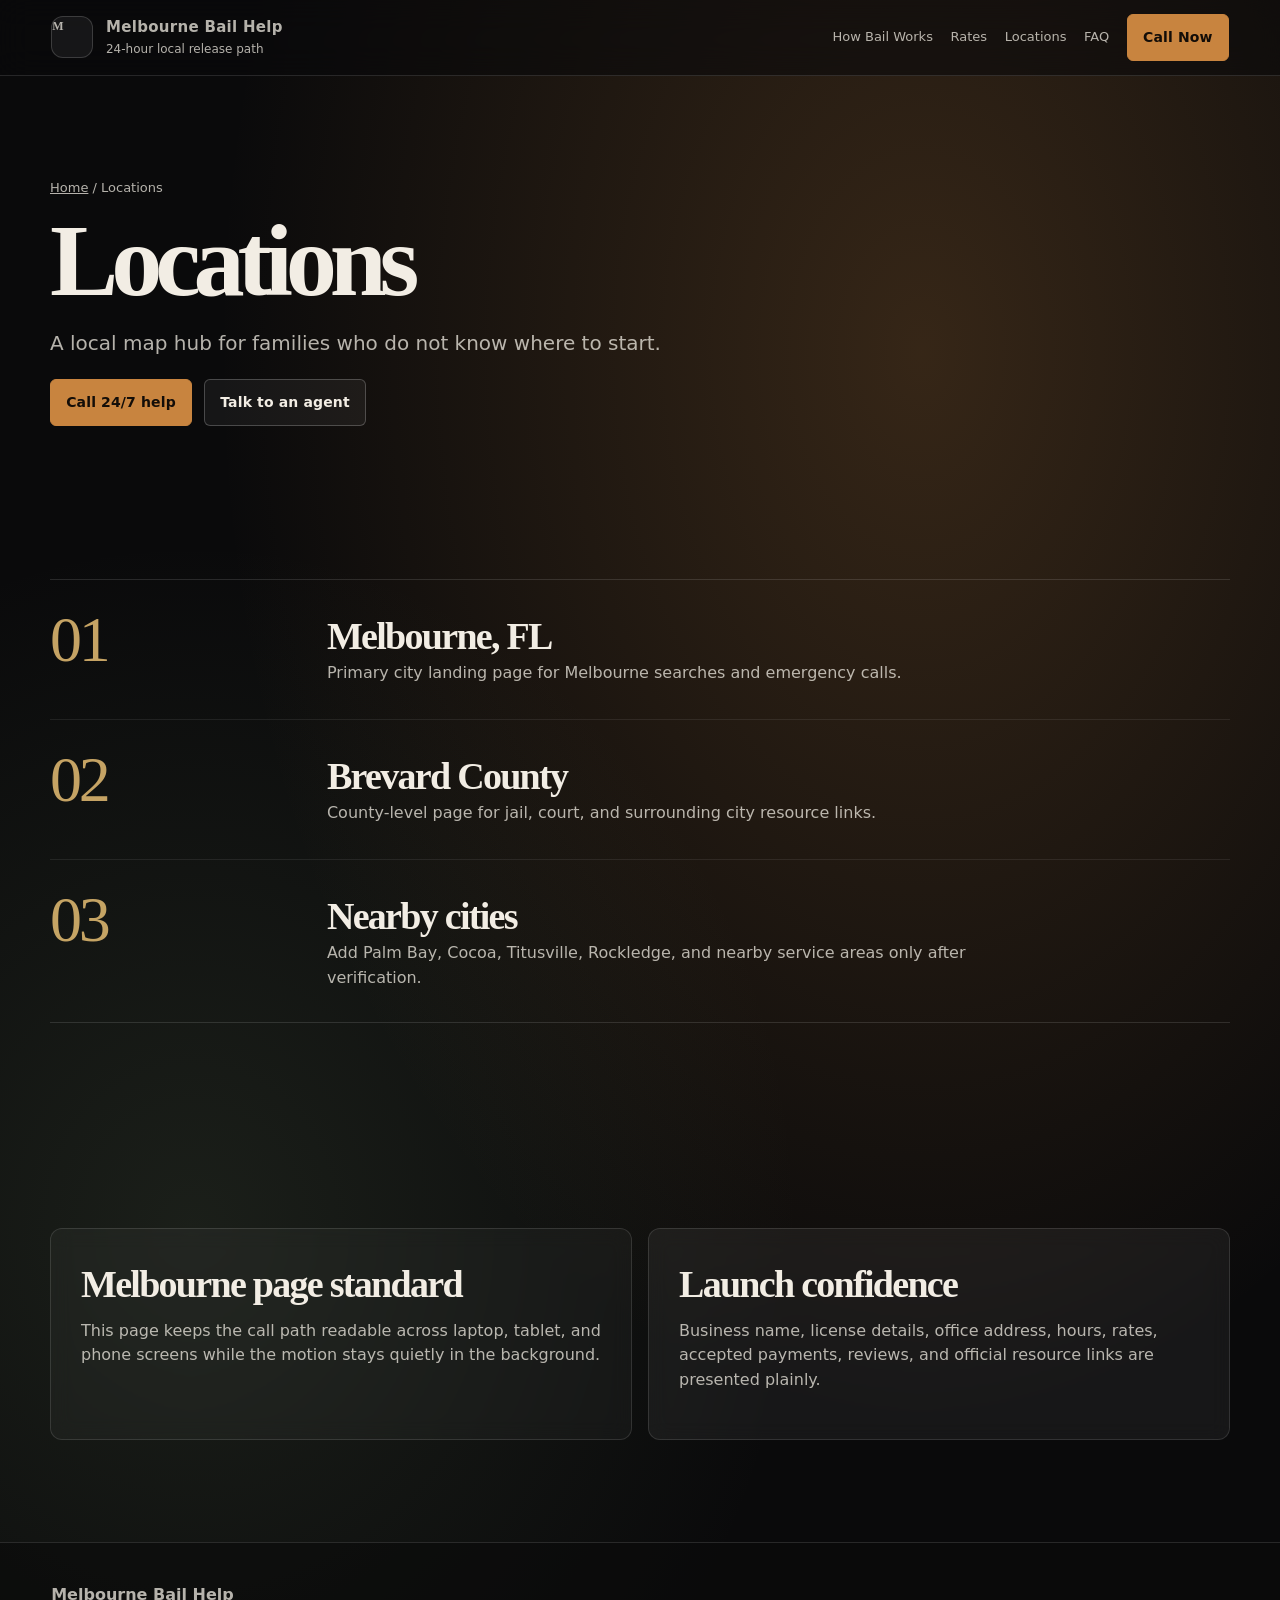
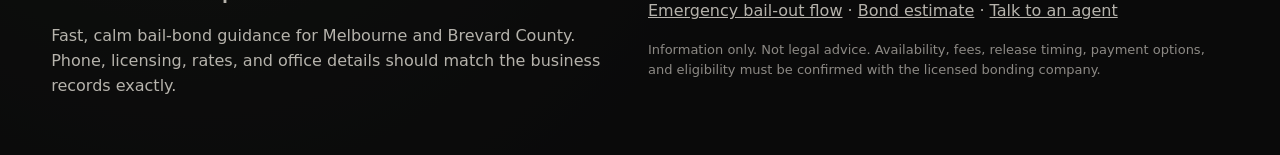
<file: locations.html>
<!doctype html><html lang="en"><head><meta charset="utf-8"><meta name="viewport" content="width=device-width,initial-scale=1"><title>Melbourne Bail Bond Locations | Brevard County Help</title><meta name="description" content="Melbourne and Brevard County bail-bond service-area page."><meta name="robots" content="noindex,nofollow"><link rel="stylesheet" href="assets/site.css"></head><body><div class="page-bg" aria-hidden="true"><video autoplay muted loop playsinline preload="metadata" src="assets/gemini-share-video.mp4"></video></div><div class="noise" aria-hidden="true"></div><header class="site-header"><a class="brand" href="index.html"><span class="mark">M</span><span><strong>Melbourne Bail Help</strong><span>24-hour local release path</span></span></a><nav class="nav"><a class="menu-link" href="how-bail-works.html">How Bail Works</a><a class="menu-link" href="rates-payments.html">Rates</a><a class="menu-link" href="locations.html">Locations</a><a class="menu-link" href="faq.html">FAQ</a><a class="btn primary" href="tel:+13215550119">Call Now</a></nav></header><main><section class="page-title wrap"><div class="breadcrumbs"><a href="index.html">Home</a> / Locations</div><h1>Locations</h1><p class="lead">A local map hub for families who do not know where to start.</p><div class="action-row"><a class="btn primary" href="tel:+13215550119">Call 24/7 help</a><a class="btn secondary" href="contact.html">Talk to an agent</a></div></section><section class="section wrap"><div class="rail"><div class="rail-item"><span class="num">01</span><div><h3>Melbourne, FL</h3><p>Primary city landing page for Melbourne searches and emergency calls.</p></div></div><div class="rail-item"><span class="num">02</span><div><h3>Brevard County</h3><p>County-level page for jail, court, and surrounding city resource links.</p></div></div><div class="rail-item"><span class="num">03</span><div><h3>Nearby cities</h3><p>Add Palm Bay, Cocoa, Titusville, Rockledge, and nearby service areas only after verification.</p></div></div></div></section><section class="section wrap"><div class="two"><div class="panel soft"><h3>Melbourne page standard</h3><p class="copy">This page keeps the call path readable across laptop, tablet, and phone screens while the motion stays quietly in the background.</p></div><div class="panel"><h3>Launch confidence</h3><p class="copy">Business name, license details, office address, hours, rates, accepted payments, reviews, and official resource links are presented plainly.</p></div></div></section></main><nav class="sticky-call"><a class="btn primary" href="tel:+13215550119">Call Melbourne Bail Help</a></nav><footer class="footer"><div class="footer-grid"><div><strong>Melbourne Bail Help</strong><p>Fast, calm bail-bond guidance for Melbourne and Brevard County. Phone, licensing, rates, and office details should match the business records exactly.</p></div><div><p><a href="emergency-bail.html">Emergency bail-out flow</a> · <a href="bail-calculator.html">Bond estimate</a> · <a href="contact.html">Talk to an agent</a></p><p class="small">Information only. Not legal advice. Availability, fees, release timing, payment options, and eligibility must be confirmed with the licensed bonding company.</p></div></div></footer><script src="assets/site.js"></script></body></html>
</file>
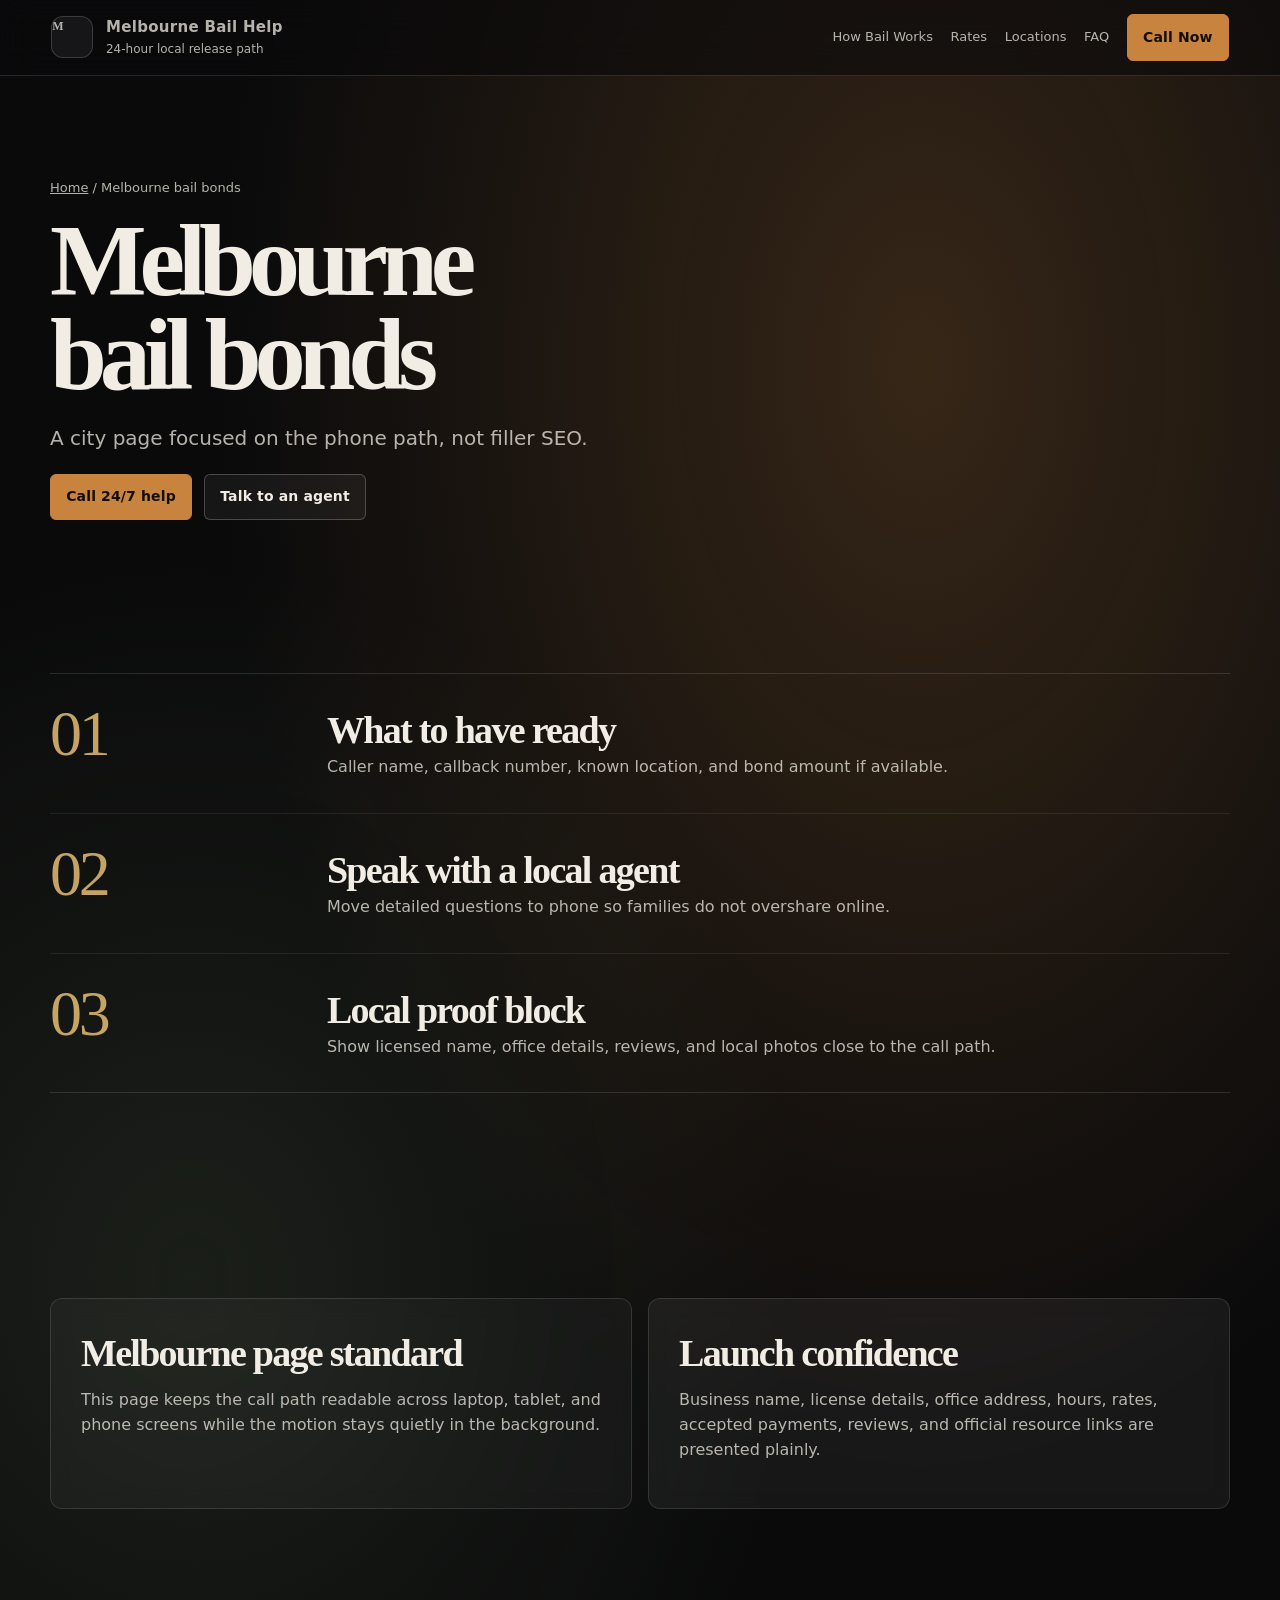
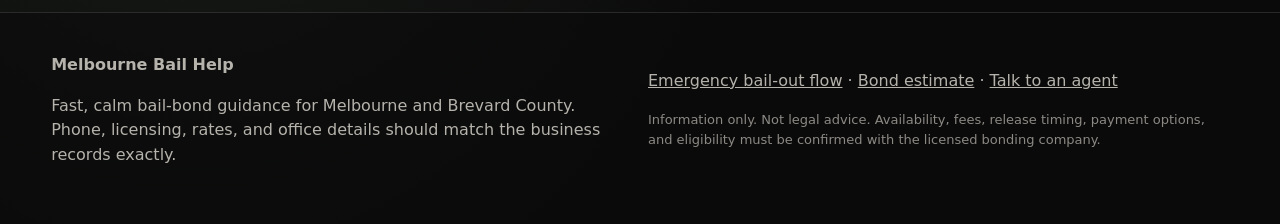
<file: melbourne-bail-bonds.html>
<!doctype html><html lang="en"><head><meta charset="utf-8"><meta name="viewport" content="width=device-width,initial-scale=1"><title>Melbourne FL Bail Bonds | Local Help</title><meta name="description" content="City SEO page for Melbourne FL bail-bond help."><meta name="robots" content="noindex,nofollow"><link rel="stylesheet" href="assets/site.css"></head><body><div class="page-bg" aria-hidden="true"><video autoplay muted loop playsinline preload="metadata" src="assets/gemini-share-video.mp4"></video></div><div class="noise" aria-hidden="true"></div><header class="site-header"><a class="brand" href="index.html"><span class="mark">M</span><span><strong>Melbourne Bail Help</strong><span>24-hour local release path</span></span></a><nav class="nav"><a class="menu-link" href="how-bail-works.html">How Bail Works</a><a class="menu-link" href="rates-payments.html">Rates</a><a class="menu-link" href="locations.html">Locations</a><a class="menu-link" href="faq.html">FAQ</a><a class="btn primary" href="tel:+13215550119">Call Now</a></nav></header><main><section class="page-title wrap"><div class="breadcrumbs"><a href="index.html">Home</a> / Melbourne bail bonds</div><h1>Melbourne bail bonds</h1><p class="lead">A city page focused on the phone path, not filler SEO.</p><div class="action-row"><a class="btn primary" href="tel:+13215550119">Call 24/7 help</a><a class="btn secondary" href="contact.html">Talk to an agent</a></div></section><section class="section wrap"><div class="rail"><div class="rail-item"><span class="num">01</span><div><h3>What to have ready</h3><p>Caller name, callback number, known location, and bond amount if available.</p></div></div><div class="rail-item"><span class="num">02</span><div><h3>Speak with a local agent</h3><p>Move detailed questions to phone so families do not overshare online.</p></div></div><div class="rail-item"><span class="num">03</span><div><h3>Local proof block</h3><p>Show licensed name, office details, reviews, and local photos close to the call path.</p></div></div></div></section><section class="section wrap"><div class="two"><div class="panel soft"><h3>Melbourne page standard</h3><p class="copy">This page keeps the call path readable across laptop, tablet, and phone screens while the motion stays quietly in the background.</p></div><div class="panel"><h3>Launch confidence</h3><p class="copy">Business name, license details, office address, hours, rates, accepted payments, reviews, and official resource links are presented plainly.</p></div></div></section></main><nav class="sticky-call"><a class="btn primary" href="tel:+13215550119">Call Melbourne Bail Help</a></nav><footer class="footer"><div class="footer-grid"><div><strong>Melbourne Bail Help</strong><p>Fast, calm bail-bond guidance for Melbourne and Brevard County. Phone, licensing, rates, and office details should match the business records exactly.</p></div><div><p><a href="emergency-bail.html">Emergency bail-out flow</a> · <a href="bail-calculator.html">Bond estimate</a> · <a href="contact.html">Talk to an agent</a></p><p class="small">Information only. Not legal advice. Availability, fees, release timing, payment options, and eligibility must be confirmed with the licensed bonding company.</p></div></div></footer><script src="assets/site.js"></script></body></html>
</file>
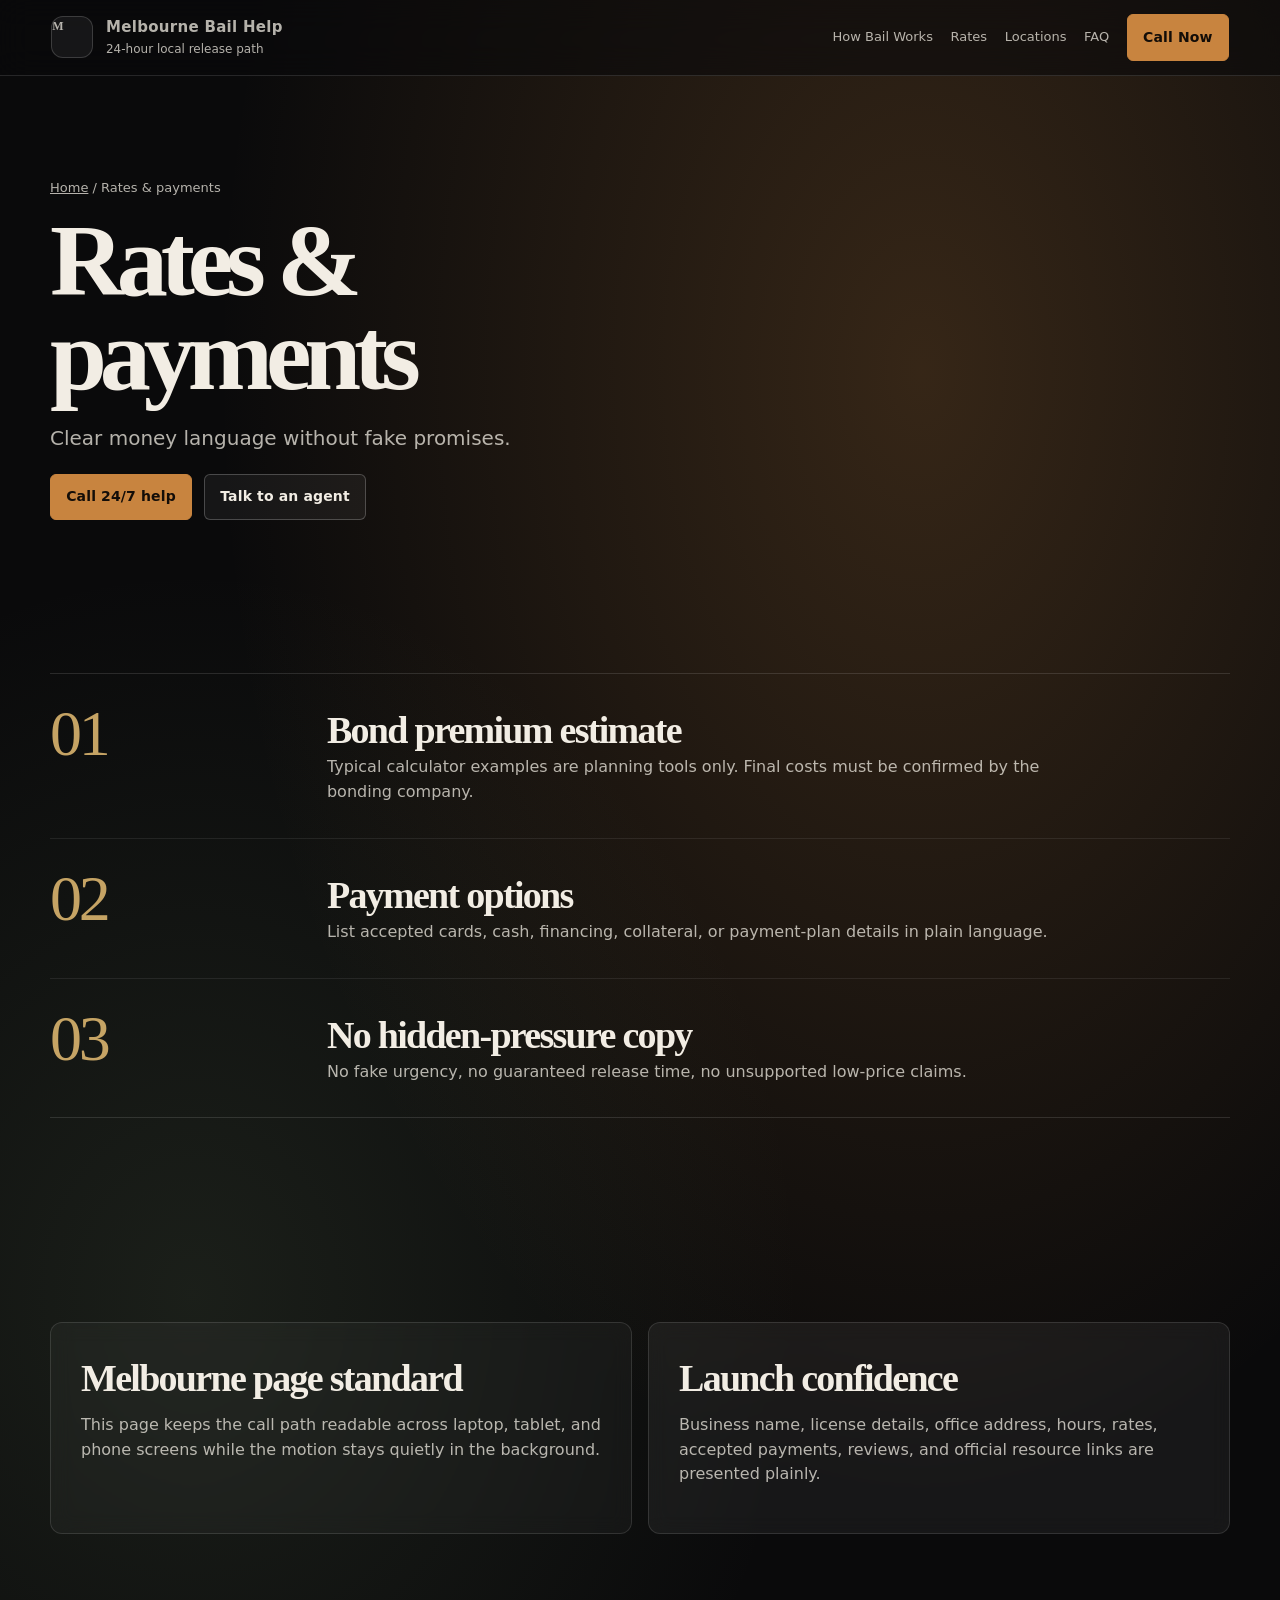
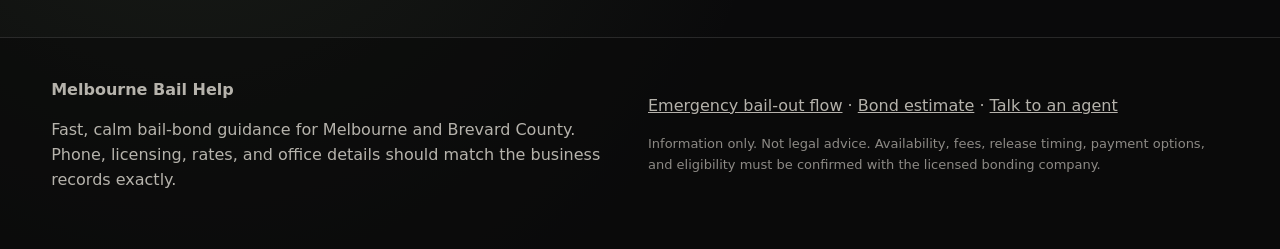
<file: rates-payments.html>
<!doctype html><html lang="en"><head><meta charset="utf-8"><meta name="viewport" content="width=device-width,initial-scale=1"><title>Bail Bond Rates & Payment Options | Melbourne Bail Help</title><meta name="description" content="Careful rates and payment-plan page for Melbourne bail bonds."><meta name="robots" content="noindex,nofollow"><link rel="stylesheet" href="assets/site.css"></head><body><div class="page-bg" aria-hidden="true"><video autoplay muted loop playsinline preload="metadata" src="assets/gemini-share-video.mp4"></video></div><div class="noise" aria-hidden="true"></div><header class="site-header"><a class="brand" href="index.html"><span class="mark">M</span><span><strong>Melbourne Bail Help</strong><span>24-hour local release path</span></span></a><nav class="nav"><a class="menu-link" href="how-bail-works.html">How Bail Works</a><a class="menu-link" href="rates-payments.html">Rates</a><a class="menu-link" href="locations.html">Locations</a><a class="menu-link" href="faq.html">FAQ</a><a class="btn primary" href="tel:+13215550119">Call Now</a></nav></header><main><section class="page-title wrap"><div class="breadcrumbs"><a href="index.html">Home</a> / Rates & payments</div><h1>Rates & payments</h1><p class="lead">Clear money language without fake promises.</p><div class="action-row"><a class="btn primary" href="tel:+13215550119">Call 24/7 help</a><a class="btn secondary" href="contact.html">Talk to an agent</a></div></section><section class="section wrap"><div class="rail"><div class="rail-item"><span class="num">01</span><div><h3>Bond premium estimate</h3><p>Typical calculator examples are planning tools only. Final costs must be confirmed by the bonding company.</p></div></div><div class="rail-item"><span class="num">02</span><div><h3>Payment options</h3><p>List accepted cards, cash, financing, collateral, or payment-plan details in plain language.</p></div></div><div class="rail-item"><span class="num">03</span><div><h3>No hidden-pressure copy</h3><p>No fake urgency, no guaranteed release time, no unsupported low-price claims.</p></div></div></div></section><section class="section wrap"><div class="two"><div class="panel soft"><h3>Melbourne page standard</h3><p class="copy">This page keeps the call path readable across laptop, tablet, and phone screens while the motion stays quietly in the background.</p></div><div class="panel"><h3>Launch confidence</h3><p class="copy">Business name, license details, office address, hours, rates, accepted payments, reviews, and official resource links are presented plainly.</p></div></div></section></main><nav class="sticky-call"><a class="btn primary" href="tel:+13215550119">Call Melbourne Bail Help</a></nav><footer class="footer"><div class="footer-grid"><div><strong>Melbourne Bail Help</strong><p>Fast, calm bail-bond guidance for Melbourne and Brevard County. Phone, licensing, rates, and office details should match the business records exactly.</p></div><div><p><a href="emergency-bail.html">Emergency bail-out flow</a> · <a href="bail-calculator.html">Bond estimate</a> · <a href="contact.html">Talk to an agent</a></p><p class="small">Information only. Not legal advice. Availability, fees, release timing, payment options, and eligibility must be confirmed with the licensed bonding company.</p></div></div></footer><script src="assets/site.js"></script></body></html>
</file>
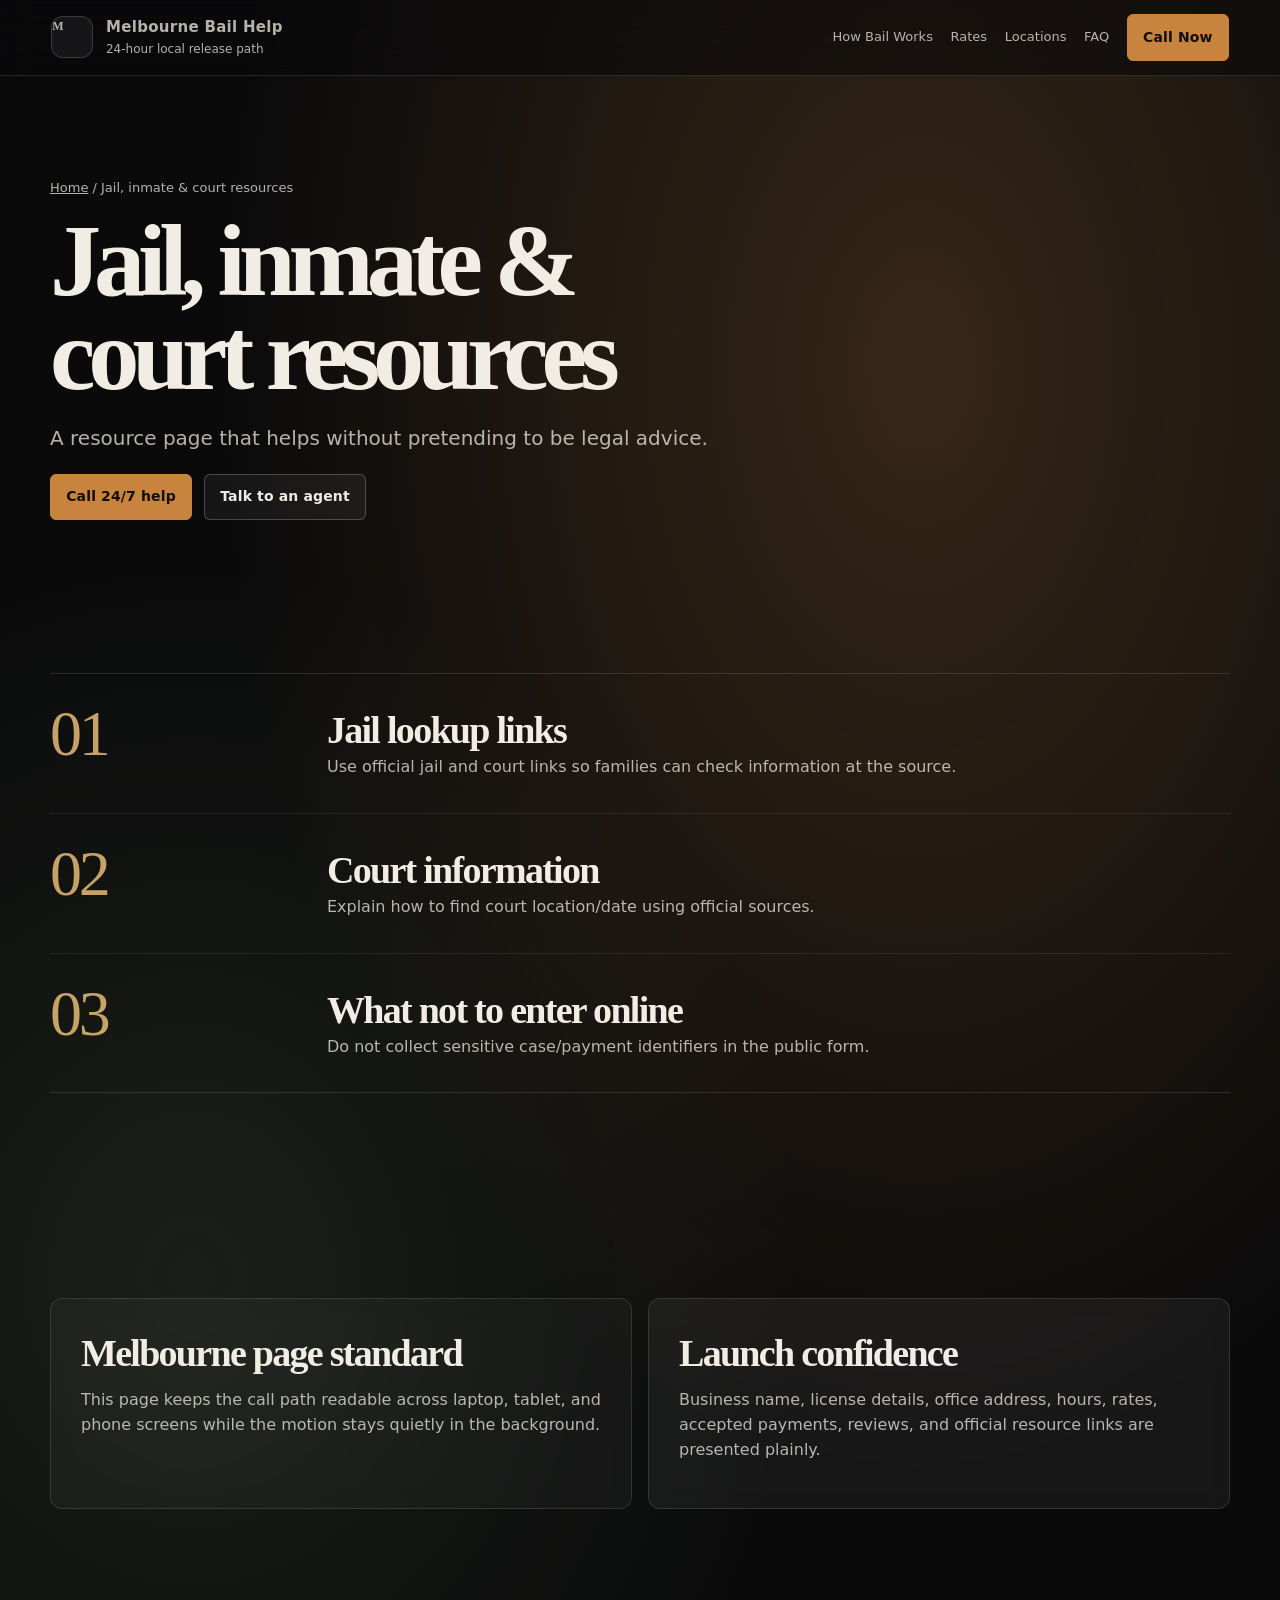
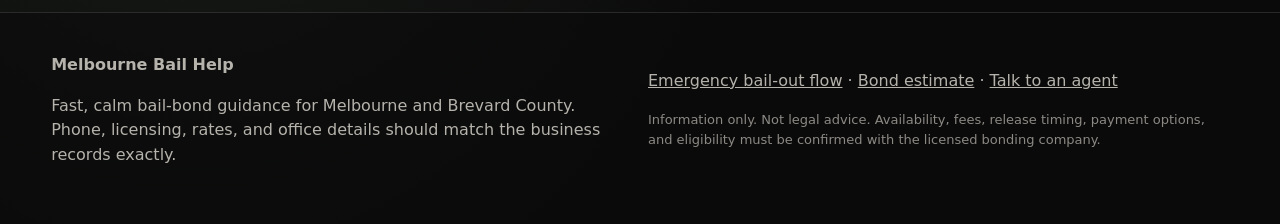
<file: resources.html>
<!doctype html><html lang="en"><head><meta charset="utf-8"><meta name="viewport" content="width=device-width,initial-scale=1"><title>Jail Court Resources | Melbourne Bail Help</title><meta name="description" content="Jail, inmate, and court resource page for Melbourne and Brevard County."><meta name="robots" content="noindex,nofollow"><link rel="stylesheet" href="assets/site.css"></head><body><div class="page-bg" aria-hidden="true"><video autoplay muted loop playsinline preload="metadata" src="assets/gemini-share-video.mp4"></video></div><div class="noise" aria-hidden="true"></div><header class="site-header"><a class="brand" href="index.html"><span class="mark">M</span><span><strong>Melbourne Bail Help</strong><span>24-hour local release path</span></span></a><nav class="nav"><a class="menu-link" href="how-bail-works.html">How Bail Works</a><a class="menu-link" href="rates-payments.html">Rates</a><a class="menu-link" href="locations.html">Locations</a><a class="menu-link" href="faq.html">FAQ</a><a class="btn primary" href="tel:+13215550119">Call Now</a></nav></header><main><section class="page-title wrap"><div class="breadcrumbs"><a href="index.html">Home</a> / Jail, inmate & court resources</div><h1>Jail, inmate & court resources</h1><p class="lead">A resource page that helps without pretending to be legal advice.</p><div class="action-row"><a class="btn primary" href="tel:+13215550119">Call 24/7 help</a><a class="btn secondary" href="contact.html">Talk to an agent</a></div></section><section class="section wrap"><div class="rail"><div class="rail-item"><span class="num">01</span><div><h3>Jail lookup links</h3><p>Use official jail and court links so families can check information at the source.</p></div></div><div class="rail-item"><span class="num">02</span><div><h3>Court information</h3><p>Explain how to find court location/date using official sources.</p></div></div><div class="rail-item"><span class="num">03</span><div><h3>What not to enter online</h3><p>Do not collect sensitive case/payment identifiers in the public form.</p></div></div></div></section><section class="section wrap"><div class="two"><div class="panel soft"><h3>Melbourne page standard</h3><p class="copy">This page keeps the call path readable across laptop, tablet, and phone screens while the motion stays quietly in the background.</p></div><div class="panel"><h3>Launch confidence</h3><p class="copy">Business name, license details, office address, hours, rates, accepted payments, reviews, and official resource links are presented plainly.</p></div></div></section></main><nav class="sticky-call"><a class="btn primary" href="tel:+13215550119">Call Melbourne Bail Help</a></nav><footer class="footer"><div class="footer-grid"><div><strong>Melbourne Bail Help</strong><p>Fast, calm bail-bond guidance for Melbourne and Brevard County. Phone, licensing, rates, and office details should match the business records exactly.</p></div><div><p><a href="emergency-bail.html">Emergency bail-out flow</a> · <a href="bail-calculator.html">Bond estimate</a> · <a href="contact.html">Talk to an agent</a></p><p class="small">Information only. Not legal advice. Availability, fees, release timing, payment options, and eligibility must be confirmed with the licensed bonding company.</p></div></div></footer><script src="assets/site.js"></script></body></html>
</file>
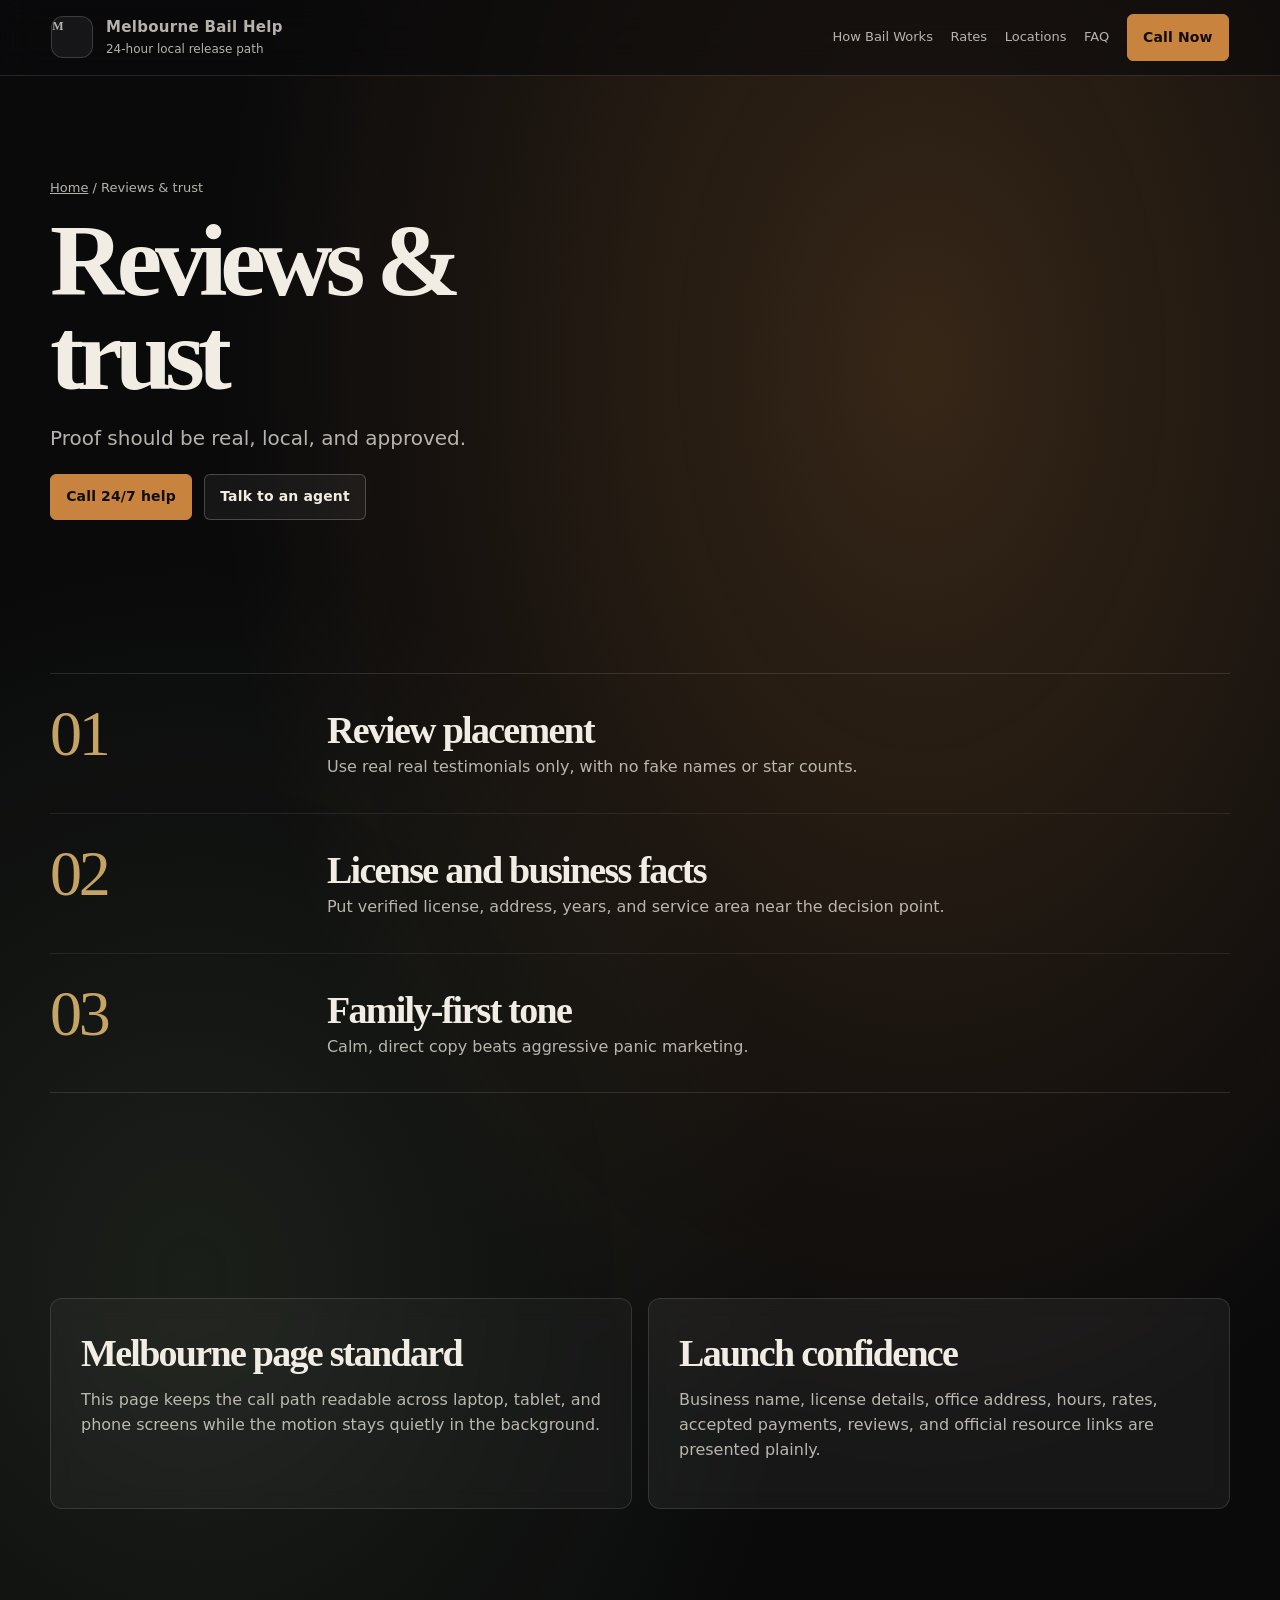
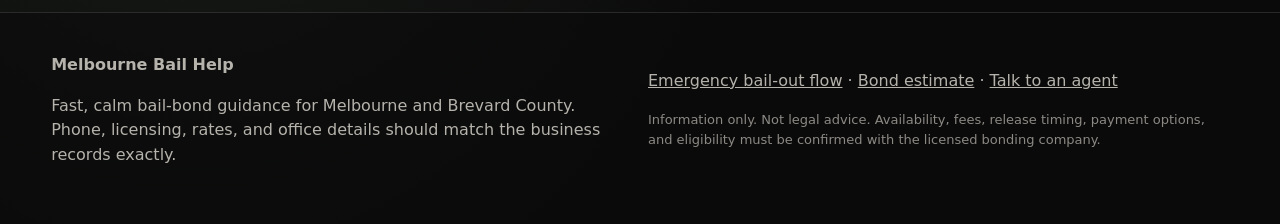
<file: reviews-trust.html>
<!doctype html><html lang="en"><head><meta charset="utf-8"><meta name="viewport" content="width=device-width,initial-scale=1"><title>Reviews & Trust | Melbourne Bail Help</title><meta name="description" content="Trust and review page for Melbourne bail-bonds website."><meta name="robots" content="noindex,nofollow"><link rel="stylesheet" href="assets/site.css"></head><body><div class="page-bg" aria-hidden="true"><video autoplay muted loop playsinline preload="metadata" src="assets/gemini-share-video.mp4"></video></div><div class="noise" aria-hidden="true"></div><header class="site-header"><a class="brand" href="index.html"><span class="mark">M</span><span><strong>Melbourne Bail Help</strong><span>24-hour local release path</span></span></a><nav class="nav"><a class="menu-link" href="how-bail-works.html">How Bail Works</a><a class="menu-link" href="rates-payments.html">Rates</a><a class="menu-link" href="locations.html">Locations</a><a class="menu-link" href="faq.html">FAQ</a><a class="btn primary" href="tel:+13215550119">Call Now</a></nav></header><main><section class="page-title wrap"><div class="breadcrumbs"><a href="index.html">Home</a> / Reviews & trust</div><h1>Reviews & trust</h1><p class="lead">Proof should be real, local, and approved.</p><div class="action-row"><a class="btn primary" href="tel:+13215550119">Call 24/7 help</a><a class="btn secondary" href="contact.html">Talk to an agent</a></div></section><section class="section wrap"><div class="rail"><div class="rail-item"><span class="num">01</span><div><h3>Review placement</h3><p>Use real real testimonials only, with no fake names or star counts.</p></div></div><div class="rail-item"><span class="num">02</span><div><h3>License and business facts</h3><p>Put verified license, address, years, and service area near the decision point.</p></div></div><div class="rail-item"><span class="num">03</span><div><h3>Family-first tone</h3><p>Calm, direct copy beats aggressive panic marketing.</p></div></div></div></section><section class="section wrap"><div class="two"><div class="panel soft"><h3>Melbourne page standard</h3><p class="copy">This page keeps the call path readable across laptop, tablet, and phone screens while the motion stays quietly in the background.</p></div><div class="panel"><h3>Launch confidence</h3><p class="copy">Business name, license details, office address, hours, rates, accepted payments, reviews, and official resource links are presented plainly.</p></div></div></section></main><nav class="sticky-call"><a class="btn primary" href="tel:+13215550119">Call Melbourne Bail Help</a></nav><footer class="footer"><div class="footer-grid"><div><strong>Melbourne Bail Help</strong><p>Fast, calm bail-bond guidance for Melbourne and Brevard County. Phone, licensing, rates, and office details should match the business records exactly.</p></div><div><p><a href="emergency-bail.html">Emergency bail-out flow</a> · <a href="bail-calculator.html">Bond estimate</a> · <a href="contact.html">Talk to an agent</a></p><p class="small">Information only. Not legal advice. Availability, fees, release timing, payment options, and eligibility must be confirmed with the licensed bonding company.</p></div></div></footer><script src="assets/site.js"></script></body></html>
</file>
<file: assets/site.css>
:root{
  --bg:#0A0A0B;
  --paper:#F2EDE4;
  --muted:rgba(242,237,228,.74);
  --soft:rgba(242,237,228,.56);
  --line:rgba(255,255,255,.12);
  --panel:rgba(255,255,255,.055);
  --panel2:rgba(255,255,255,.035);
  --accent:#C8843F;
  --accent2:#D9B46E;
  --green:#738C65;
  --max:1180px;
  font-family: Inter, ui-sans-serif, system-ui, -apple-system, Segoe UI, sans-serif;
  color:var(--paper);
  background:var(--bg);
}
*{box-sizing:border-box}html{scroll-behavior:smooth;background:var(--bg)}body{margin:0;min-height:100vh;background:radial-gradient(ellipse at 72% 20%, rgba(200,132,63,.23), transparent 44rem),radial-gradient(ellipse at 15% 70%, rgba(115,140,101,.16), transparent 38rem),#0A0A0B;color:var(--paper);line-height:1.55;overflow-x:hidden}.page-bg{position:fixed;inset:0;z-index:-4;overflow:hidden;background:#0A0A0B}.page-bg:before{content:"";position:absolute;inset:0;background:url('frames/share_04.jpg') 60% 42%/cover no-repeat;opacity:.66;filter:saturate(1.12) contrast(1.12) brightness(1.08)}.page-bg video{width:100%;height:100%;object-fit:cover;object-position:60% 42%;filter:saturate(1.12) contrast(1.1) brightness(1.08);opacity:.84;transform:scale(1.035)}.page-bg:after{content:"";position:absolute;inset:0;background:linear-gradient(90deg, rgba(10,10,11,.76), rgba(10,10,11,.08) 48%, rgba(10,10,11,.28)),radial-gradient(ellipse at 50% 45%, transparent 0, rgba(10,10,11,.18) 80%),linear-gradient(to bottom, rgba(10,10,11,.02), rgba(10,10,11,.84) 88%)}.noise{position:fixed;inset:0;z-index:-3;pointer-events:none;opacity:.13;background-image:linear-gradient(rgba(255,255,255,.06) 1px,transparent 1px),linear-gradient(90deg,rgba(255,255,255,.05) 1px,transparent 1px);background-size:36px 36px;mask-image:linear-gradient(to bottom, black, transparent 84%)}a{color:inherit}.wrap{width:min(var(--max),100%);margin-inline:auto;padding-inline:clamp(18px,4vw,54px)}.site-header{position:sticky;top:0;z-index:40;display:flex;align-items:center;justify-content:space-between;gap:1rem;padding:14px clamp(18px,4vw,54px);background:rgba(10,10,11,.58);border-bottom:1px solid var(--line);backdrop-filter:blur(16px)}.brand{display:flex;align-items:center;gap:.8rem;text-decoration:none;min-width:0}.mark{width:42px;height:42px;border-radius:12px;display:grid;place-items:center;border:1px solid rgba(255,255,255,.16);background:rgba(255,255,255,.06);font-family:Georgia,serif;font-weight:900;color:var(--accent2)}.brand strong{display:block;font-size:15px;letter-spacing:.02em}.brand span{display:block;font-size:12px;color:var(--muted);white-space:nowrap;overflow:hidden;text-overflow:ellipsis;max-width:45vw}.nav{display:flex;align-items:center;gap:clamp(.55rem,1.4vw,1.1rem);font-size:13px;color:var(--muted)}.nav a{text-decoration:none}.nav a:hover{color:var(--paper)}.menu-link{display:none}.btn{min-height:44px;display:inline-flex;align-items:center;justify-content:center;gap:.45rem;padding:.72rem .95rem;border-radius:6px;border:1px solid rgba(255,255,255,.22);text-decoration:none;font-size:14px;font-weight:760;letter-spacing:.01em;background:transparent;color:var(--paper)}.btn.primary{background:var(--accent);border-color:var(--accent);color:#130D08}.btn.secondary{background:rgba(255,255,255,.05)}.btn:hover{transform:translateY(-1px)}main{position:relative}.hero{min-height:calc(100svh - 72px);display:grid;align-items:center;padding-block:clamp(48px,8vw,110px)}.hero-grid{display:grid;grid-template-columns:1fr;gap:clamp(28px,5vw,74px);align-items:end}.kicker,.eyebrow{font-size:13px;letter-spacing:.16em;text-transform:uppercase;color:var(--accent2);font-weight:850}.hero h1,.display{font-family:Georgia,'Times New Roman',serif;font-size:clamp(48px,8.6vw,118px);line-height:.92;letter-spacing:-.07em;margin:0;max-width:10.5ch;text-wrap:balance}.ghost-word{position:absolute;right:0;top:10vh;font-family:Georgia,serif;font-size:clamp(86px,17vw,210px);line-height:.8;letter-spacing:-.09em;color:rgba(242,237,228,.09);z-index:-1;pointer-events:none;white-space:nowrap;max-width:100%;overflow:hidden}.hero-copy{display:grid;gap:1.15rem}.lead{font-size:clamp(16px,1.8vw,20px);max-width:58ch;color:var(--muted)}.action-row{display:flex;flex-wrap:wrap;gap:.75rem;margin-top:.5rem}.ambient-note{max-width:430px;padding:1rem;border-left:1px solid rgba(217,180,110,.55);background:linear-gradient(90deg,rgba(255,255,255,.055),transparent);color:var(--soft);font-size:14px}.scattered{position:relative;min-height:260px;display:grid;gap:14px;align-content:start;padding-top:20px}.stat{position:relative;width:max-content;max-width:230px;padding:.7rem .8rem;border:1px solid var(--line);background:var(--panel);backdrop-filter:blur(12px);border-radius:12px}.stat b{display:block;font-family:Georgia,serif;font-size:clamp(30px,4.5vw,58px);line-height:.9;color:var(--accent2);letter-spacing:-.05em}.stat span{display:block;color:var(--muted);font-size:12px;text-transform:uppercase;letter-spacing:.12em}.stat.one{left:0;top:0}.stat.two{justify-self:end;right:0;top:0}.stat.three{left:20%;bottom:auto}.section{padding:clamp(56px,8vw,108px) 0;position:relative}.section-head{display:grid;gap:.75rem;margin-bottom:clamp(24px,4vw,46px)}h2{font-family:Georgia,serif;font-size:clamp(36px,6vw,82px);line-height:.95;letter-spacing:-.065em;margin:0;max-width:12ch;text-wrap:balance}h3{font-family:Georgia,serif;font-size:clamp(24px,3vw,38px);line-height:1;letter-spacing:-.045em;margin:.35rem 0}.copy{max-width:70ch;color:var(--muted)}.rail{display:grid;gap:1px;border-top:1px solid var(--line);border-bottom:1px solid var(--line)}.rail a,.rail-item{display:grid;grid-template-columns:minmax(72px,.25fr) 1fr;gap:clamp(16px,4vw,54px);padding:clamp(18px,3vw,32px) 0;border-top:1px solid rgba(255,255,255,.08);text-decoration:none}.rail a:first-child,.rail-item:first-child{border-top:0}.num{font-family:Georgia,serif;font-size:clamp(34px,5vw,68px);line-height:.88;color:rgba(217,180,110,.9);letter-spacing:-.05em}.rail p{margin:0;color:var(--muted);max-width:72ch}.scene{display:grid;gap:clamp(18px,3vw,28px)}.panel{border:1px solid var(--line);background:var(--panel);border-radius:12px;padding:clamp(18px,3vw,30px);backdrop-filter:blur(10px)}.panel.soft{background:var(--panel2)}.two{display:grid;grid-template-columns:1fr;gap:1rem}.map-scene{min-height:420px;position:relative;overflow:hidden;border-block:1px solid var(--line);background:radial-gradient(circle at 60% 40%,rgba(200,132,63,.25),transparent 25rem),rgba(255,255,255,.035)}.map-lines{position:absolute;inset:0;background-image:linear-gradient(30deg,transparent 0 46%,rgba(255,255,255,.14) 47% 48%,transparent 49% 100%),linear-gradient(130deg,transparent 0 53%,rgba(217,180,110,.18) 54% 55%,transparent 56% 100%);background-size:210px 160px,260px 190px;opacity:.55;transform:rotate(-3deg) scale(1.08)}.map-label{position:absolute;border:1px solid rgba(217,180,110,.5);background:rgba(10,10,11,.68);padding:.55rem .7rem;border-radius:8px;font-size:13px;color:var(--paper)}.map-label.a{left:10%;top:24%}.map-label.b{right:12%;top:44%}.map-label.c{left:42%;bottom:20%}.calculator{display:grid;gap:1rem}.field{display:grid;gap:.4rem;color:var(--paper);font-weight:760}input,select,textarea{width:100%;min-height:46px;border-radius:6px;border:1px solid rgba(255,255,255,.18);background:rgba(10,10,11,.52);color:var(--paper);padding:.78rem .85rem;font:inherit}textarea{min-height:112px;resize:vertical}.estimate{font-family:Georgia,serif;font-size:clamp(52px,8vw,104px);line-height:.88;letter-spacing:-.07em;color:var(--accent2)}details{border-top:1px solid var(--line);padding:1rem 0}summary{cursor:pointer;font-weight:850;font-size:clamp(17px,2vw,22px)}details p{color:var(--muted);max-width:78ch}.footer{border-top:1px solid var(--line);padding:40px clamp(18px,4vw,54px);color:var(--muted);background:rgba(10,10,11,.62)}.footer-grid{width:min(var(--max),100%);margin:auto;display:grid;gap:1rem}.sticky-call{position:fixed;left:0;right:0;bottom:0;z-index:44;padding:.8rem max(16px,env(safe-area-inset-left)) max(.8rem,env(safe-area-inset-bottom));background:rgba(10,10,11,.86);border-top:1px solid var(--line);backdrop-filter:blur(12px)}.sticky-call .btn{width:100%}.page-title{padding:clamp(54px,8vw,112px) 0 clamp(22px,4vw,50px)}.page-title h1{font-family:Georgia,serif;font-size:clamp(48px,8vw,106px);line-height:.92;letter-spacing:-.07em;margin:0;max-width:11ch}.breadcrumbs{font-size:13px;color:var(--muted);margin-bottom:1rem}.resource-list{display:grid;gap:.8rem}.resource-list a{display:block;text-decoration:none}.small{font-size:13px;color:var(--soft)}@media(min-width:760px){.hero-grid{grid-template-columns:minmax(0,1.15fr) minmax(280px,.85fr)}.two{grid-template-columns:1fr 1fr}.calculator{grid-template-columns:1fr .9fr}.sticky-call{display:none}.menu-link{display:inline}.footer-grid{grid-template-columns:1fr 1fr}.scene{grid-template-columns:1.05fr .95fr}.nav{display:flex}}@media(max-width:759px){.nav a:not(.btn){display:none}.hero{min-height:auto;padding-top:58px}.hero h1,.page-title h1{font-size:clamp(44px,15vw,68px);max-width:9.2ch}.ghost-word{font-size:27vw;top:90px}.scattered{min-height:250px}.stat.two{right:0;top:0}.stat.three{left:12%;bottom:auto}.rail a,.rail-item{grid-template-columns:1fr;gap:.45rem}.site-header{padding-block:10px}.brand span{max-width:48vw}.page-bg video{opacity:.64}.page-bg:after{background:linear-gradient(90deg, rgba(10,10,11,.88), rgba(10,10,11,.58)),linear-gradient(to bottom, rgba(10,10,11,.3), rgba(10,10,11,.94) 88%)}}@media(prefers-reduced-motion:reduce){*,*:before,*:after{animation:none!important;transition:none!important;scroll-behavior:auto!important}.page-bg video{display:none}}
</file>
